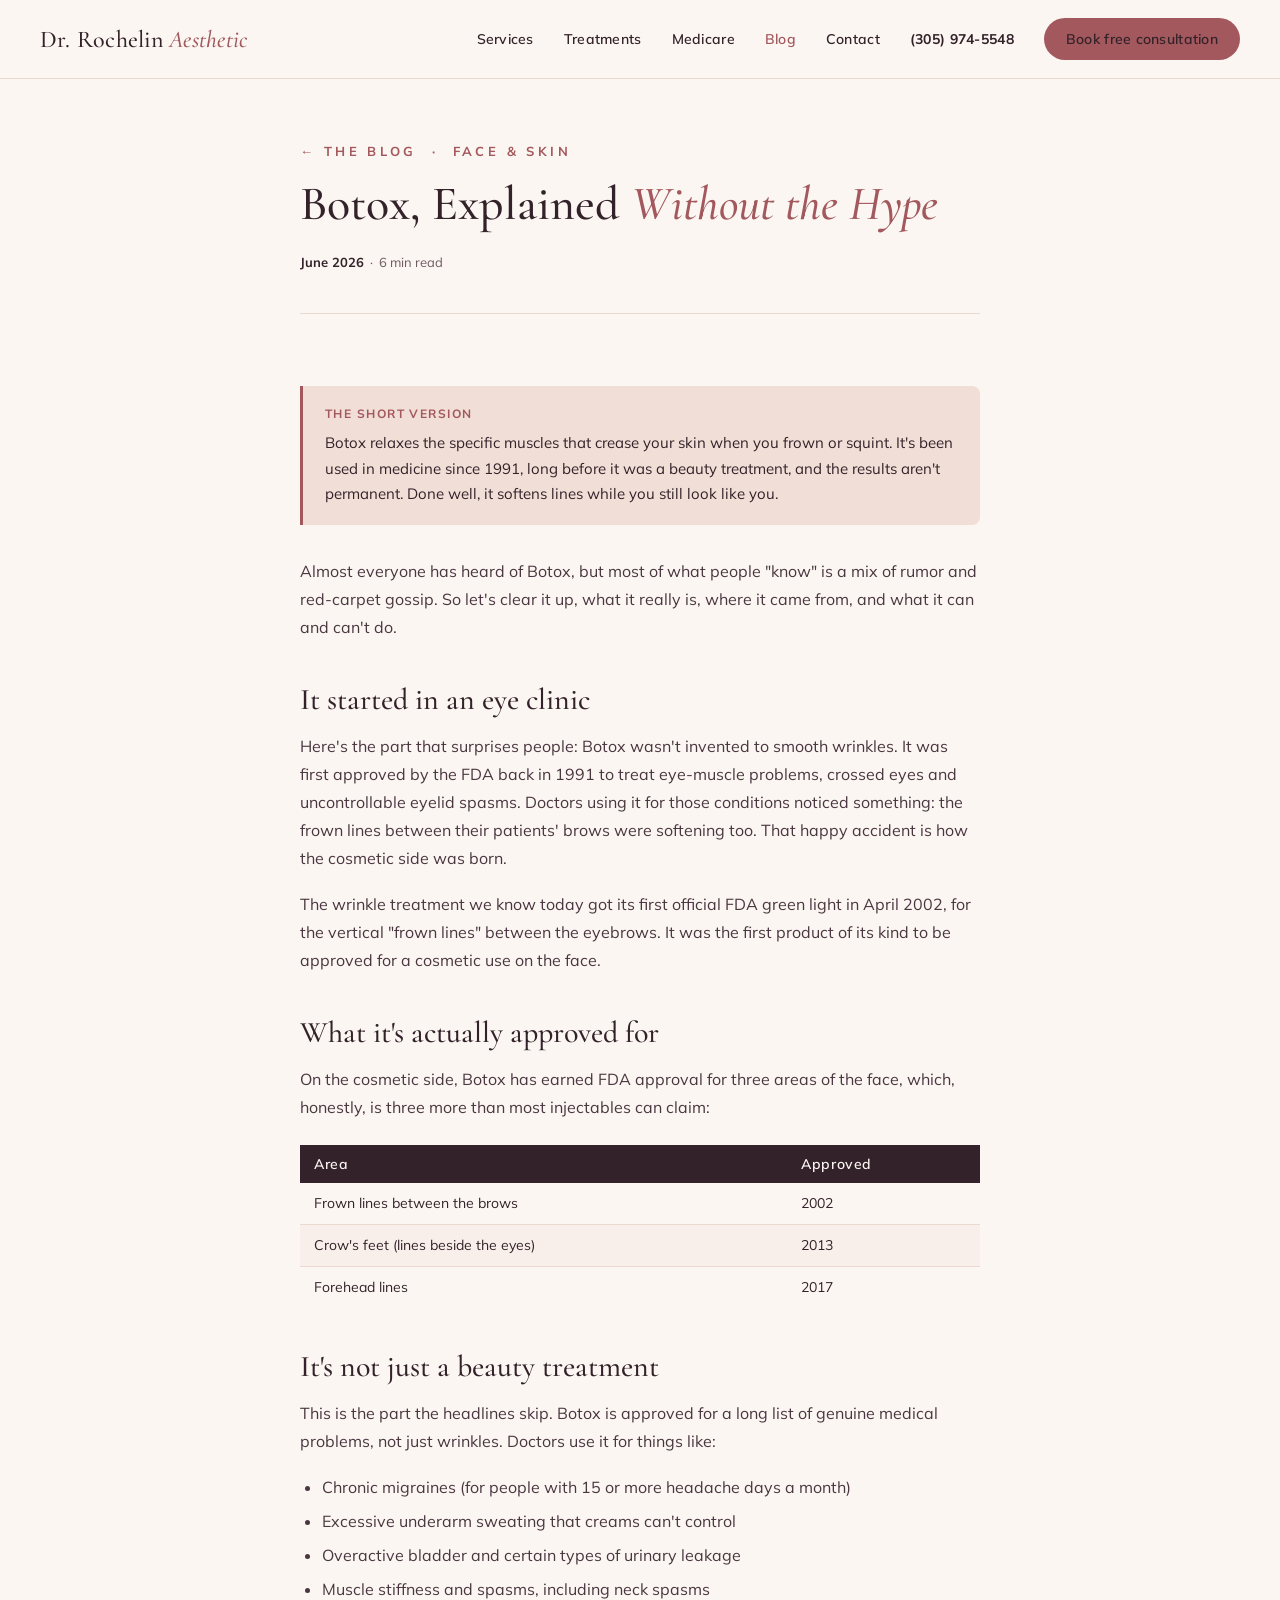
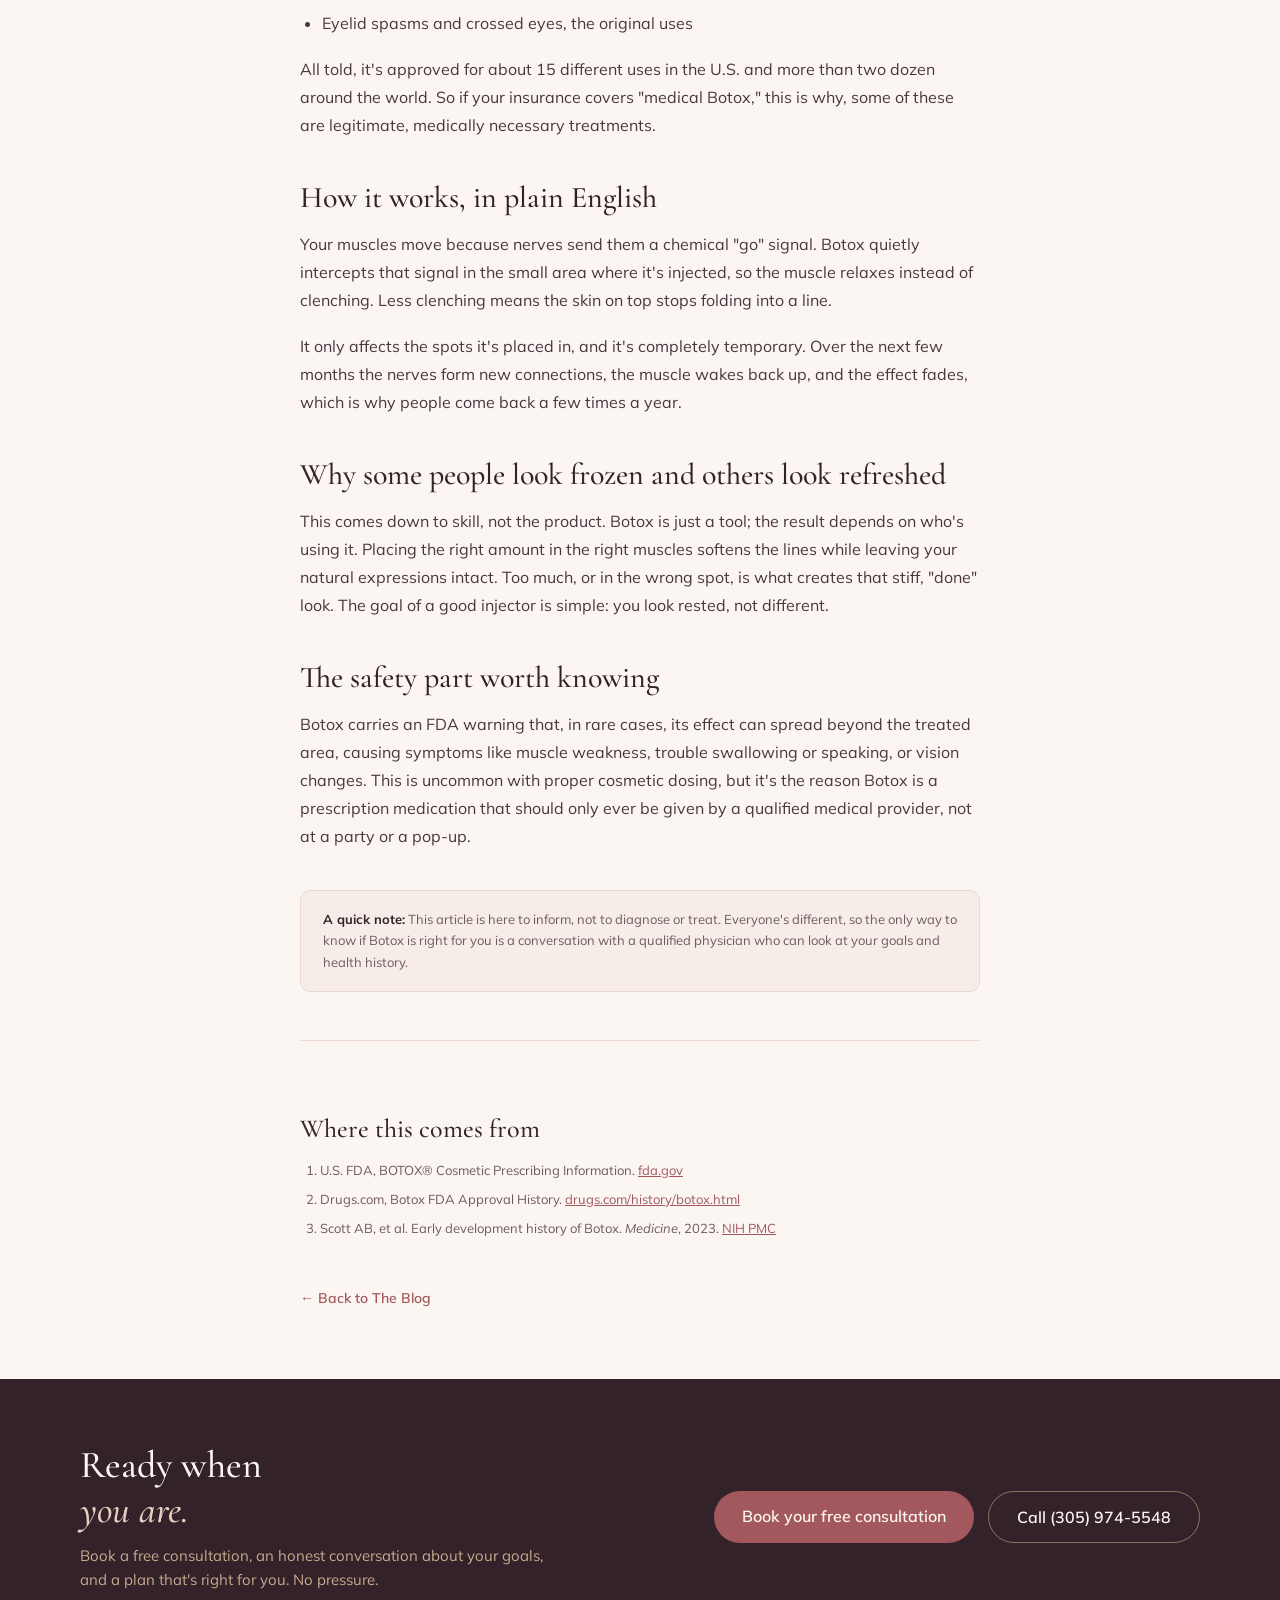
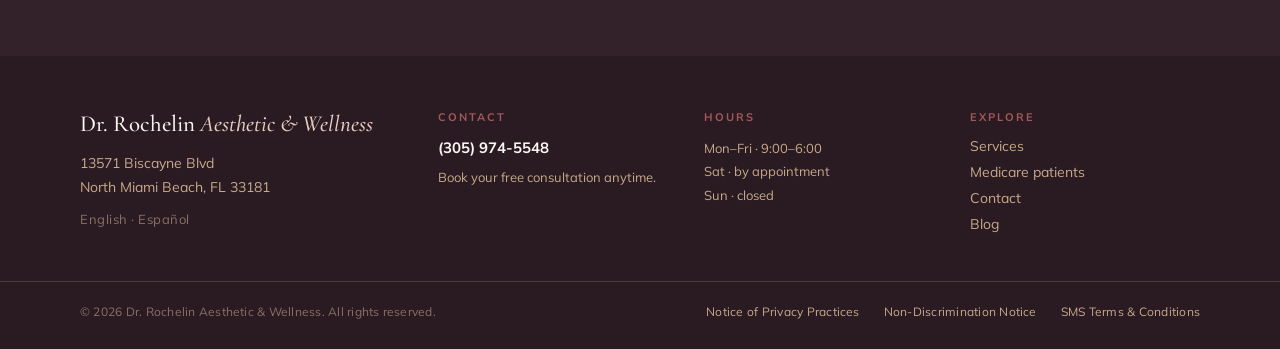
<file: blog-botox.html>
<!DOCTYPE html>
<html lang="en">
<head>
  <meta charset="UTF-8" />
  <meta name="viewport" content="width=device-width, initial-scale=1.0" />
  <title>Botox, Explained Without the Hype, Dr. Rochelin Aesthetic</title>
  <meta name="description" content="A clear, plain-English look at what Botox actually does, what it's approved for, how it works, and what to know before you try it." />
  <link rel="preconnect" href="https://fonts.googleapis.com" />
  <link rel="preconnect" href="https://fonts.gstatic.com" crossorigin />
  <link href="https://fonts.googleapis.com/css2?family=Cormorant+Garamond:ital,wght@0,400;0,500;0,600;1,400;1,500&family=Mulish:wght@400;500;600;700&display=swap" rel="stylesheet" />
  <link rel="stylesheet" href="blog.css" />
</head>
<body>

  <nav>
    <div class="section nav-inner">
      <a href="index.html" class="nav-logo">Dr. Rochelin <span>Aesthetic</span></a>
      <div class="navlinks">
        <a href="index.html">Services</a>
        <a href="index.html">Treatments</a>
        <a href="index.html">Medicare</a>
        <a href="blog.html" class="active">Blog</a>
        <a href="index.html">Contact</a>
        <a href="tel:+13059745548" class="nav-phone">(305) 974-5548</a>
        <a href="index.html" class="btn-primary">Book free consultation</a>
      </div>
      <div class="menubtn"><span></span><span></span><span></span></div>
    </div>
  </nav>

  <main>
    <div class="article-wrap">

      <header class="article-header">
        <div class="article-cat"><a href="blog.html">← The Blog</a> &nbsp;·&nbsp; Face &amp; Skin</div>
        <h1>Botox, Explained <em>Without the Hype</em></h1>
        <div class="article-meta"><strong>June 2026</strong> &nbsp;·&nbsp; 6 min read</div>
      </header>

      <article class="article-body">

        <div class="quick-take">
          <strong>The short version</strong>
          Botox relaxes the specific muscles that crease your skin when you frown or squint. It's been used in medicine since 1991, long before it was a beauty treatment, and the results aren't permanent. Done well, it softens lines while you still look like you.
        </div>

        <p>Almost everyone has heard of Botox, but most of what people "know" is a mix of rumor and red-carpet gossip. So let's clear it up, what it really is, where it came from, and what it can and can't do.</p>

        <h2>It started in an eye clinic</h2>
        <p>Here's the part that surprises people: Botox wasn't invented to smooth wrinkles. It was first approved by the FDA back in 1991 to treat eye-muscle problems, crossed eyes and uncontrollable eyelid spasms. Doctors using it for those conditions noticed something: the frown lines between their patients' brows were softening too. That happy accident is how the cosmetic side was born.</p>
        <p>The wrinkle treatment we know today got its first official FDA green light in April 2002, for the vertical "frown lines" between the eyebrows. It was the first product of its kind to be approved for a cosmetic use on the face.</p>

        <h2>What it's actually approved for</h2>
        <p>On the cosmetic side, Botox has earned FDA approval for three areas of the face, which, honestly, is three more than most injectables can claim:</p>
        <table class="fact-table">
          <thead><tr><th>Area</th><th>Approved</th></tr></thead>
          <tbody>
            <tr><td>Frown lines between the brows</td><td>2002</td></tr>
            <tr><td>Crow's feet (lines beside the eyes)</td><td>2013</td></tr>
            <tr><td>Forehead lines</td><td>2017</td></tr>
          </tbody>
        </table>

        <h2>It's not just a beauty treatment</h2>
        <p>This is the part the headlines skip. Botox is approved for a long list of genuine medical problems, not just wrinkles. Doctors use it for things like:</p>
        <ul>
          <li>Chronic migraines (for people with 15 or more headache days a month)</li>
          <li>Excessive underarm sweating that creams can't control</li>
          <li>Overactive bladder and certain types of urinary leakage</li>
          <li>Muscle stiffness and spasms, including neck spasms</li>
          <li>Eyelid spasms and crossed eyes, the original uses</li>
        </ul>
        <p>All told, it's approved for about 15 different uses in the U.S. and more than two dozen around the world. So if your insurance covers "medical Botox," this is why, some of these are legitimate, medically necessary treatments.</p>

        <h2>How it works, in plain English</h2>
        <p>Your muscles move because nerves send them a chemical "go" signal. Botox quietly intercepts that signal in the small area where it's injected, so the muscle relaxes instead of clenching. Less clenching means the skin on top stops folding into a line.</p>
        <p>It only affects the spots it's placed in, and it's completely temporary. Over the next few months the nerves form new connections, the muscle wakes back up, and the effect fades, which is why people come back a few times a year.</p>

        <h2>Why some people look frozen and others look refreshed</h2>
        <p>This comes down to skill, not the product. Botox is just a tool; the result depends on who's using it. Placing the right amount in the right muscles softens the lines while leaving your natural expressions intact. Too much, or in the wrong spot, is what creates that stiff, "done" look. The goal of a good injector is simple: you look rested, not different.</p>

        <h2>The safety part worth knowing</h2>
        <p>Botox carries an FDA warning that, in rare cases, its effect can spread beyond the treated area, causing symptoms like muscle weakness, trouble swallowing or speaking, or vision changes. This is uncommon with proper cosmetic dosing, but it's the reason Botox is a prescription medication that should only ever be given by a qualified medical provider, not at a party or a pop-up.</p>

        <div class="disclaimer">
          <strong>A quick note:</strong> This article is here to inform, not to diagnose or treat. Everyone's different, so the only way to know if Botox is right for you is a conversation with a qualified physician who can look at your goals and health history.
        </div>

        <div class="references">
          <h2>Where this comes from</h2>
          <ol>
            <li>U.S. FDA, BOTOX® Cosmetic Prescribing Information. <a href="https://www.fda.gov/media/77359/download" target="_blank" rel="noopener">fda.gov</a></li>
            <li>Drugs.com, Botox FDA Approval History. <a href="https://www.drugs.com/history/botox.html" target="_blank" rel="noopener">drugs.com/history/botox.html</a></li>
            <li>Scott AB, et al. Early development history of Botox. <em>Medicine</em>, 2023. <a href="https://pmc.ncbi.nlm.nih.gov/articles/PMC10374179/" target="_blank" rel="noopener">NIH PMC</a></li>
          </ol>
        </div>

        <a href="blog.html" class="back-link">← Back to The Blog</a>

      </article>
    </div>

    <section class="cta-strip">
      <div class="section cta-strip-inner">
        <div>
          <h2>Ready when<br><em>you are.</em></h2>
          <p>Book a free consultation, an honest conversation about your goals,<br>and a plan that's right for you. No pressure.</p>
        </div>
        <div class="cta-btns">
          <a href="index.html" class="btn-primary-lg">Book your free consultation</a>
          <a href="tel:+13059745548" class="btn-outline">Call (305) 974-5548</a>
        </div>
      </div>
    </section>
  </main>

  <footer>
    <div class="section footer-grid">
      <div>
        <div class="footer-logo">Dr. Rochelin <span>Aesthetic &amp; Wellness</span></div>
        <div class="footer-address">13571 Biscayne Blvd<br>North Miami Beach, FL 33181</div>
        <div class="footer-lang">English · Español</div>
      </div>
      <div class="footer-col">
        <div class="footer-col-label">Contact</div>
        <a href="tel:+13059745548">(305) 974-5548</a>
        <p>Book your free consultation anytime.</p>
      </div>
      <div class="footer-col">
        <div class="footer-col-label">Hours</div>
        <div class="footer-hours">Mon–Fri · 9:00–6:00<br>Sat · by appointment<br>Sun · closed</div>
      </div>
      <div class="footer-col">
        <div class="footer-col-label">Explore</div>
        <div class="footer-col-links">
          <a href="index.html">Services</a>
          <a href="index.html">Medicare patients</a>
          <a href="index.html">Contact</a>
          <a href="blog.html">Blog</a>
        </div>
      </div>
    </div>
    <div class="footer-legal">
      <div class="section footer-legal-inner">
        <div class="footer-legal-copy">&copy; 2026 Dr. Rochelin Aesthetic &amp; Wellness. All rights reserved.</div>
        <div class="footer-legal-links">
          <a href="privacy-practices.html">Notice of Privacy Practices</a>
          <a href="non-discrimination.html">Non-Discrimination Notice</a>
          <a href="sms-terms.html">SMS Terms &amp; Conditions</a>
        </div>
      </div>
    </div>
  </footer>

  <div class="mobilebar">
    <a href="index.html" class="mb-primary">Book free consult</a>
    <a href="tel:+13059745548" class="mb-outline">Call us</a>
  </div>

</body>
</html>
</file>
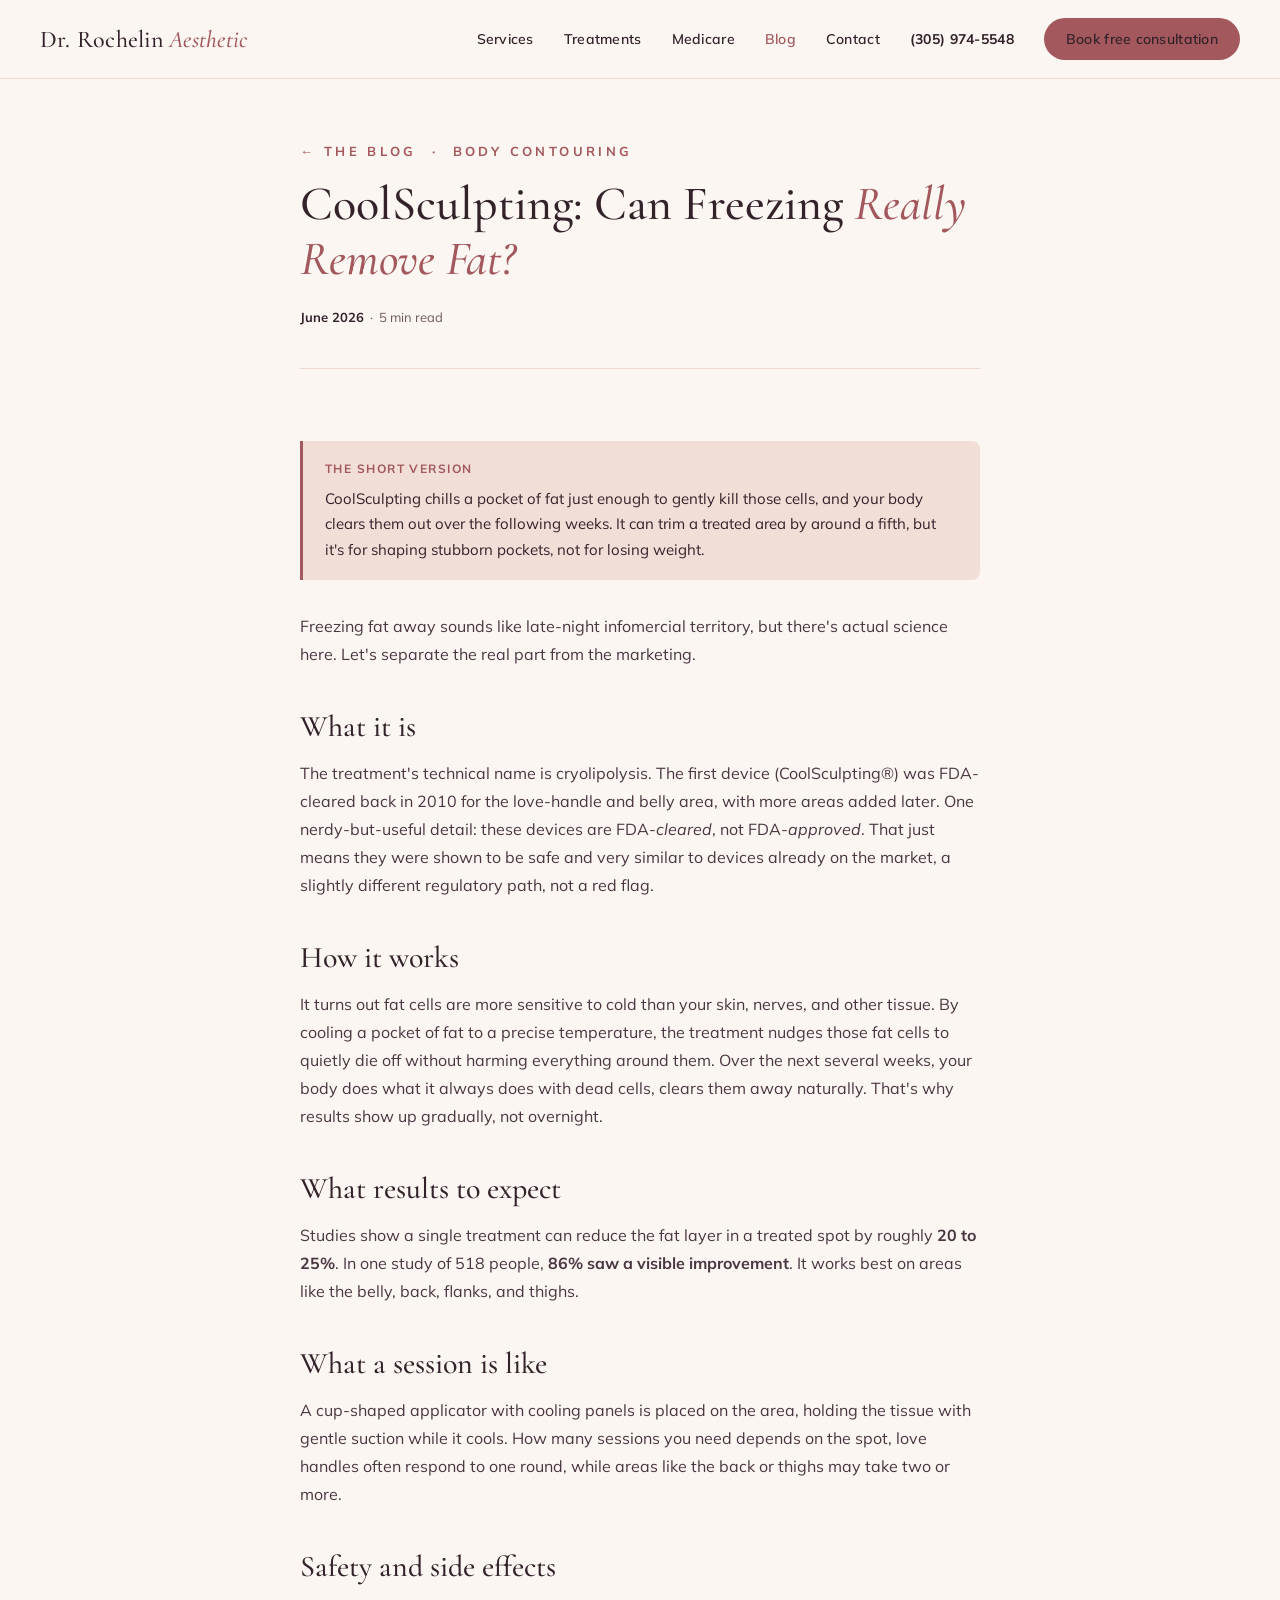
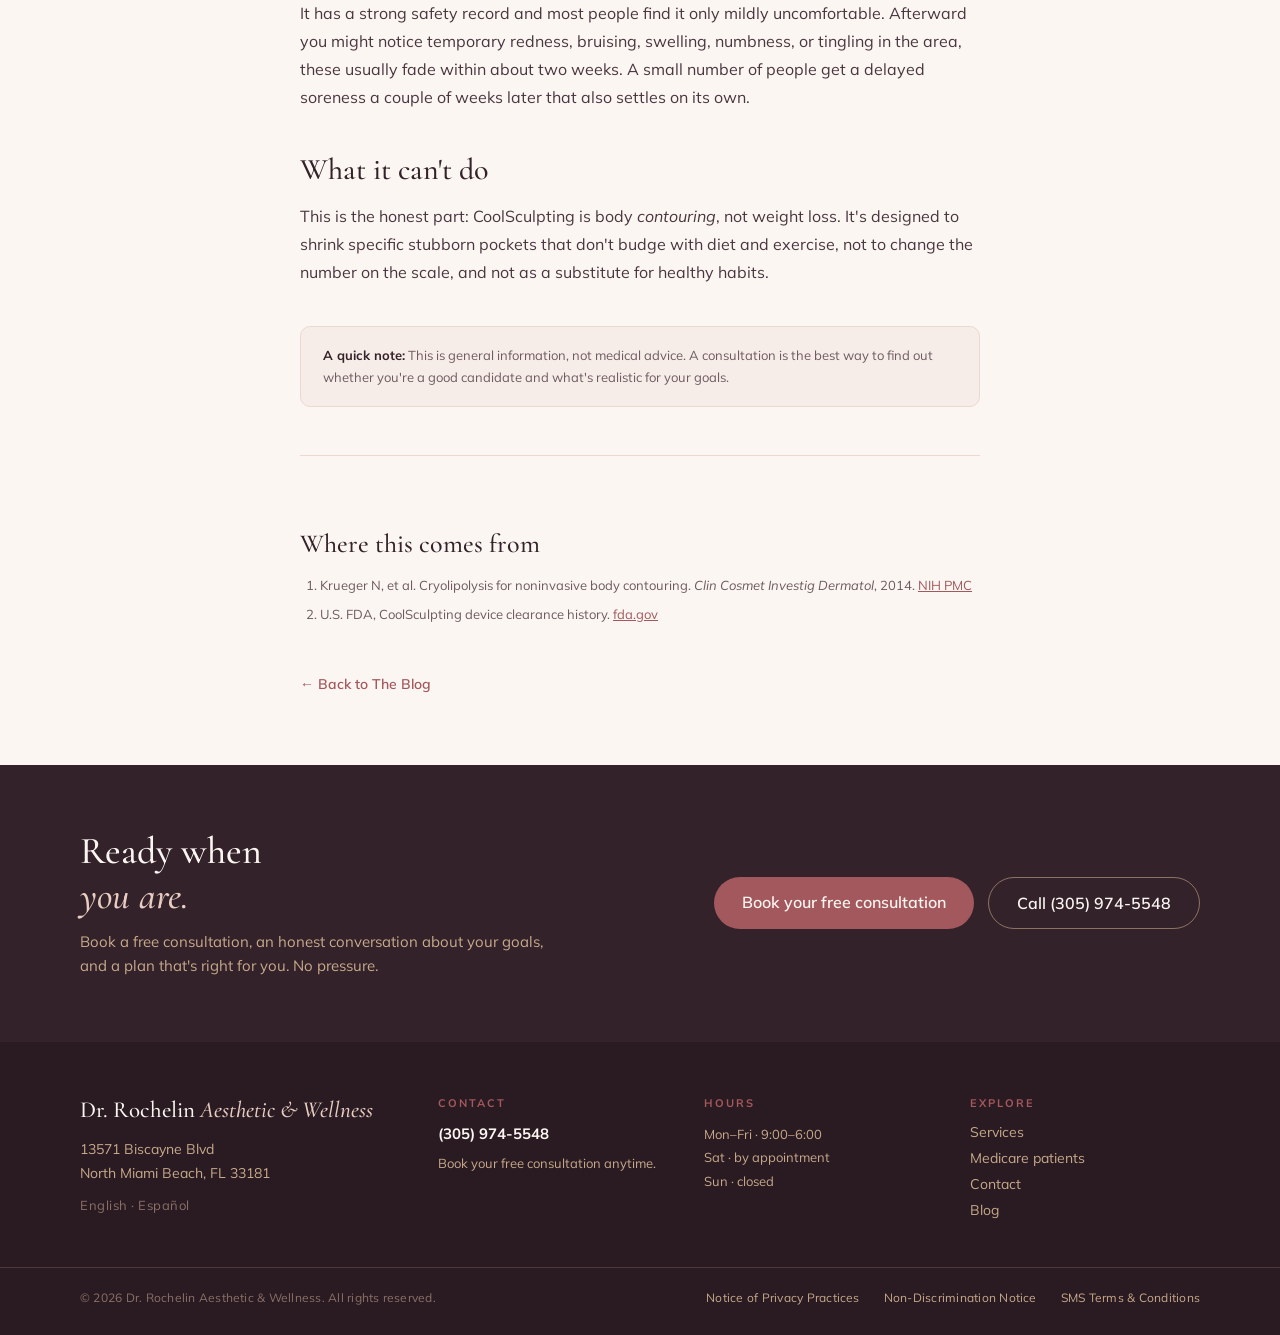
<file: blog-cryolipolysis.html>
<!DOCTYPE html>
<html lang="en">
<head>
  <meta charset="UTF-8" />
  <meta name="viewport" content="width=device-width, initial-scale=1.0" />
  <title>CoolSculpting: Can Freezing Really Remove Fat?, Dr. Rochelin Aesthetic</title>
  <meta name="description" content="A plain-English look at CoolSculpting (cryolipolysis), how controlled cooling reduces fat, how much it removes, and what it cannot do." />
  <link rel="preconnect" href="https://fonts.googleapis.com" />
  <link rel="preconnect" href="https://fonts.gstatic.com" crossorigin />
  <link href="https://fonts.googleapis.com/css2?family=Cormorant+Garamond:ital,wght@0,400;0,500;0,600;1,400;1,500&family=Mulish:wght@400;500;600;700&display=swap" rel="stylesheet" />
  <link rel="stylesheet" href="blog.css" />
</head>
<body>
  <nav>
    <div class="section nav-inner">
      <a href="index.html" class="nav-logo">Dr. Rochelin <span>Aesthetic</span></a>
      <div class="navlinks">
        <a href="index.html">Services</a>
        <a href="index.html">Treatments</a>
        <a href="index.html">Medicare</a>
        <a href="blog.html" class="active">Blog</a>
        <a href="index.html">Contact</a>
        <a href="tel:+13059745548" class="nav-phone">(305) 974-5548</a>
        <a href="index.html" class="btn-primary">Book free consultation</a>
      </div>
      <div class="menubtn"><span></span><span></span><span></span></div>
    </div>
  </nav>
  <main>
    <div class="article-wrap">
      <header class="article-header">
        <div class="article-cat"><a href="blog.html">← The Blog</a> &nbsp;·&nbsp; Body Contouring</div>
        <h1>CoolSculpting: Can Freezing <em>Really Remove Fat?</em></h1>
        <div class="article-meta"><strong>June 2026</strong> &nbsp;·&nbsp; 5 min read</div>
      </header>
      <article class="article-body">

        <div class="quick-take">
          <strong>The short version</strong>
          CoolSculpting chills a pocket of fat just enough to gently kill those cells, and your body clears them out over the following weeks. It can trim a treated area by around a fifth, but it's for shaping stubborn pockets, not for losing weight.
        </div>
        <p>Freezing fat away sounds like late-night infomercial territory, but there's actual science here. Let's separate the real part from the marketing.</p>
        <h2>What it is</h2>
        <p>The treatment's technical name is cryolipolysis. The first device (CoolSculpting®) was FDA-cleared back in 2010 for the love-handle and belly area, with more areas added later. One nerdy-but-useful detail: these devices are FDA-<em>cleared</em>, not FDA-<em>approved</em>. That just means they were shown to be safe and very similar to devices already on the market, a slightly different regulatory path, not a red flag.</p>
        <h2>How it works</h2>
        <p>It turns out fat cells are more sensitive to cold than your skin, nerves, and other tissue. By cooling a pocket of fat to a precise temperature, the treatment nudges those fat cells to quietly die off without harming everything around them. Over the next several weeks, your body does what it always does with dead cells, clears them away naturally. That's why results show up gradually, not overnight.</p>
        <h2>What results to expect</h2>
        <p>Studies show a single treatment can reduce the fat layer in a treated spot by roughly <strong>20 to 25%</strong>. In one study of 518 people, <strong>86% saw a visible improvement</strong>. It works best on areas like the belly, back, flanks, and thighs.</p>
        <h2>What a session is like</h2>
        <p>A cup-shaped applicator with cooling panels is placed on the area, holding the tissue with gentle suction while it cools. How many sessions you need depends on the spot, love handles often respond to one round, while areas like the back or thighs may take two or more.</p>
        <h2>Safety and side effects</h2>
        <p>It has a strong safety record and most people find it only mildly uncomfortable. Afterward you might notice temporary redness, bruising, swelling, numbness, or tingling in the area, these usually fade within about two weeks. A small number of people get a delayed soreness a couple of weeks later that also settles on its own.</p>
        <h2>What it can't do</h2>
        <p>This is the honest part: CoolSculpting is body <em>contouring</em>, not weight loss. It's designed to shrink specific stubborn pockets that don't budge with diet and exercise, not to change the number on the scale, and not as a substitute for healthy habits.</p>
        <div class="disclaimer">
          <strong>A quick note:</strong> This is general information, not medical advice. A consultation is the best way to find out whether you're a good candidate and what's realistic for your goals.
        </div>
        <div class="references">
          <h2>Where this comes from</h2>
          <ol>
            <li>Krueger N, et al. Cryolipolysis for noninvasive body contouring. <em>Clin Cosmet Investig Dermatol</em>, 2014. <a href="https://pmc.ncbi.nlm.nih.gov/articles/PMC4079633/" target="_blank" rel="noopener">NIH PMC</a></li>
            <li>U.S. FDA, CoolSculpting device clearance history. <a href="https://www.fda.gov" target="_blank" rel="noopener">fda.gov</a></li>
          </ol>
        </div>
        <a href="blog.html" class="back-link">← Back to The Blog</a>
      </article>
    </div>
    <section class="cta-strip">
      <div class="section cta-strip-inner">
        <div>
          <h2>Ready when<br><em>you are.</em></h2>
          <p>Book a free consultation, an honest conversation about your goals,<br>and a plan that's right for you. No pressure.</p>
        </div>
        <div class="cta-btns">
          <a href="index.html" class="btn-primary-lg">Book your free consultation</a>
          <a href="tel:+13059745548" class="btn-outline">Call (305) 974-5548</a>
        </div>
      </div>
    </section>
  </main>
  <footer>
    <div class="section footer-grid">
      <div>
        <div class="footer-logo">Dr. Rochelin <span>Aesthetic &amp; Wellness</span></div>
        <div class="footer-address">13571 Biscayne Blvd<br>North Miami Beach, FL 33181</div>
        <div class="footer-lang">English · Español</div>
      </div>
      <div class="footer-col">
        <div class="footer-col-label">Contact</div>
        <a href="tel:+13059745548">(305) 974-5548</a>
        <p>Book your free consultation anytime.</p>
      </div>
      <div class="footer-col">
        <div class="footer-col-label">Hours</div>
        <div class="footer-hours">Mon–Fri · 9:00–6:00<br>Sat · by appointment<br>Sun · closed</div>
      </div>
      <div class="footer-col">
        <div class="footer-col-label">Explore</div>
        <div class="footer-col-links">
          <a href="index.html">Services</a>
          <a href="index.html">Medicare patients</a>
          <a href="index.html">Contact</a>
          <a href="blog.html">Blog</a>
        </div>
      </div>
    </div>
    <div class="footer-legal">
      <div class="section footer-legal-inner">
        <div class="footer-legal-copy">&copy; 2026 Dr. Rochelin Aesthetic &amp; Wellness. All rights reserved.</div>
        <div class="footer-legal-links">
          <a href="privacy-practices.html">Notice of Privacy Practices</a>
          <a href="non-discrimination.html">Non-Discrimination Notice</a>
          <a href="sms-terms.html">SMS Terms &amp; Conditions</a>
        </div>
      </div>
    </div>
  </footer>
  <div class="mobilebar">
    <a href="index.html" class="mb-primary">Book free consult</a>
    <a href="tel:+13059745548" class="mb-outline">Call us</a>
  </div>
</body>
</html>
</file>
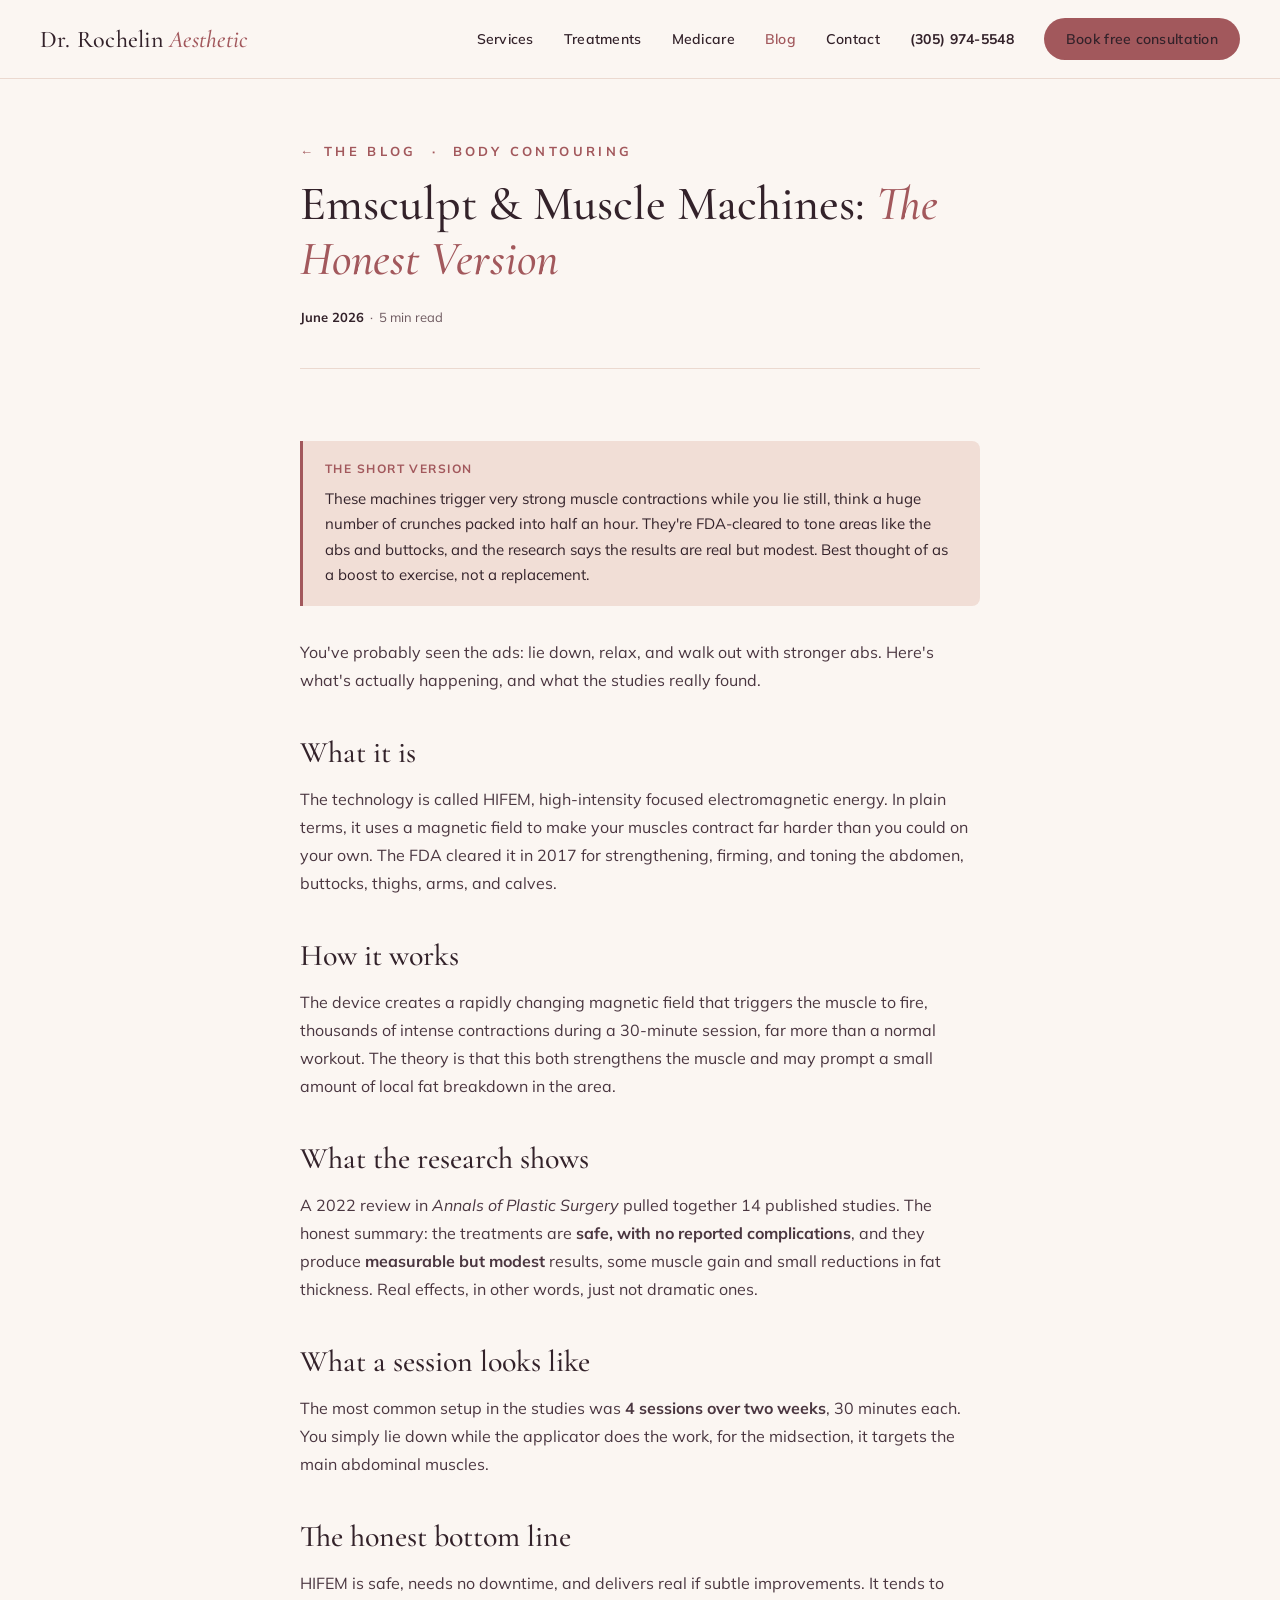
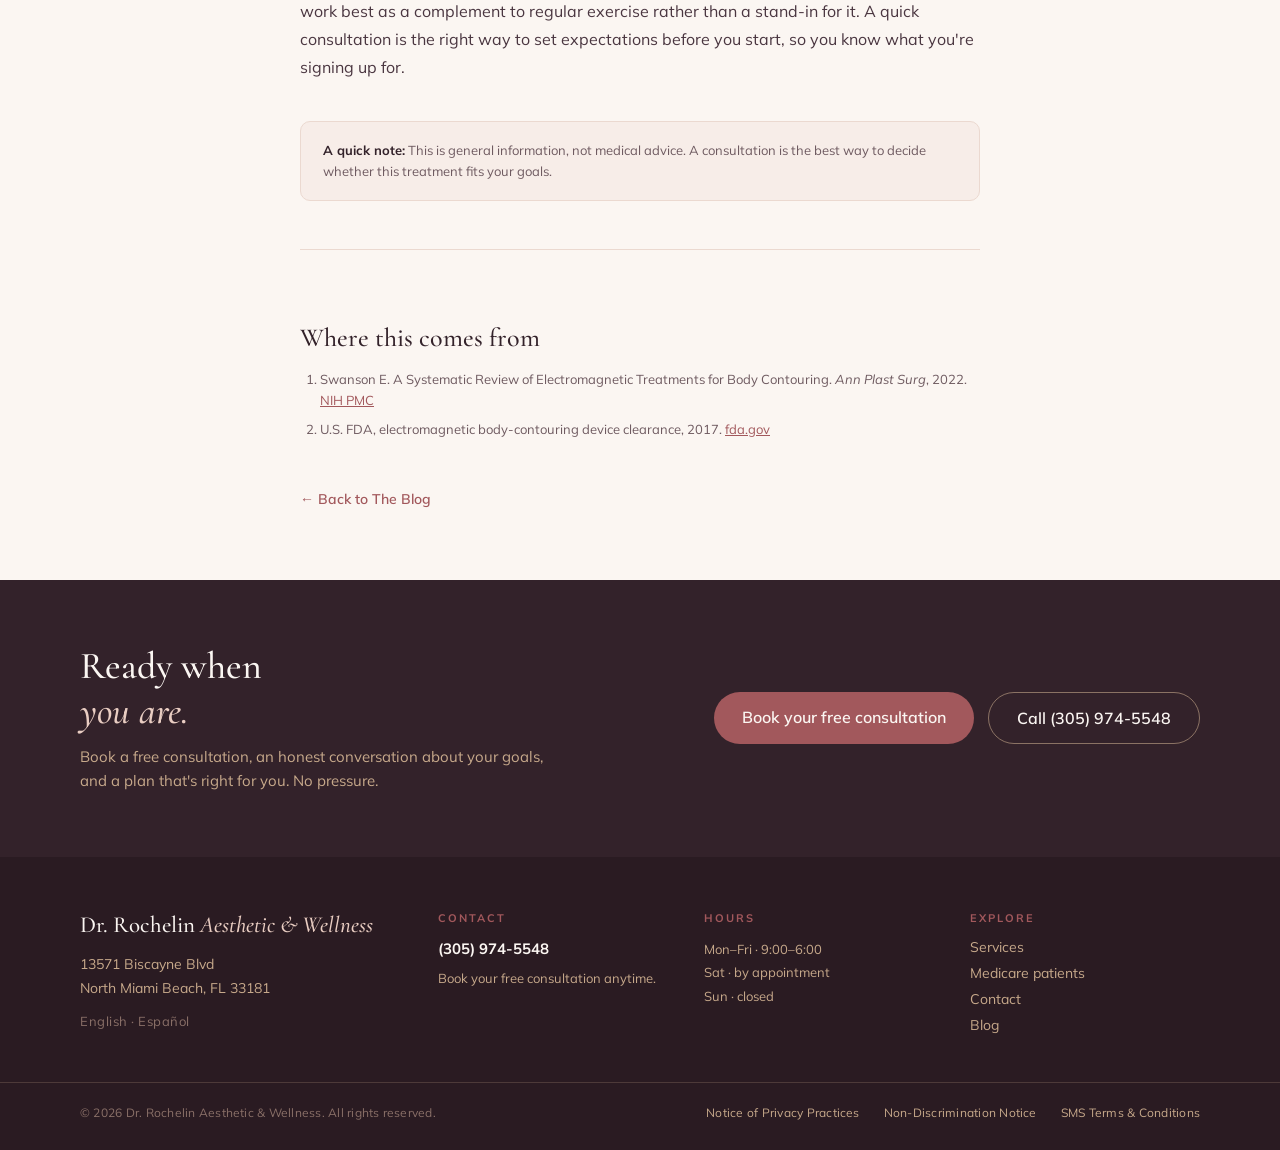
<file: blog-hifem.html>
<!DOCTYPE html>
<html lang="en">
<head>
  <meta charset="UTF-8" />
  <meta name="viewport" content="width=device-width, initial-scale=1.0" />
  <title>Emsculpt & Muscle-Building Machines: The Honest Version, Dr. Rochelin Aesthetic</title>
  <meta name="description" content="A plain-English look at HIFEM body contouring (Emsculpt), what it does, what the research shows, and what to realistically expect." />
  <link rel="preconnect" href="https://fonts.googleapis.com" />
  <link rel="preconnect" href="https://fonts.gstatic.com" crossorigin />
  <link href="https://fonts.googleapis.com/css2?family=Cormorant+Garamond:ital,wght@0,400;0,500;0,600;1,400;1,500&family=Mulish:wght@400;500;600;700&display=swap" rel="stylesheet" />
  <link rel="stylesheet" href="blog.css" />
</head>
<body>
  <nav>
    <div class="section nav-inner">
      <a href="index.html" class="nav-logo">Dr. Rochelin <span>Aesthetic</span></a>
      <div class="navlinks">
        <a href="index.html">Services</a>
        <a href="index.html">Treatments</a>
        <a href="index.html">Medicare</a>
        <a href="blog.html" class="active">Blog</a>
        <a href="index.html">Contact</a>
        <a href="tel:+13059745548" class="nav-phone">(305) 974-5548</a>
        <a href="index.html" class="btn-primary">Book free consultation</a>
      </div>
      <div class="menubtn"><span></span><span></span><span></span></div>
    </div>
  </nav>
  <main>
    <div class="article-wrap">
      <header class="article-header">
        <div class="article-cat"><a href="blog.html">← The Blog</a> &nbsp;·&nbsp; Body Contouring</div>
        <h1>Emsculpt &amp; Muscle Machines: <em>The Honest Version</em></h1>
        <div class="article-meta"><strong>June 2026</strong> &nbsp;·&nbsp; 5 min read</div>
      </header>
      <article class="article-body">

        <div class="quick-take">
          <strong>The short version</strong>
          These machines trigger very strong muscle contractions while you lie still, think a huge number of crunches packed into half an hour. They're FDA-cleared to tone areas like the abs and buttocks, and the research says the results are real but modest. Best thought of as a boost to exercise, not a replacement.
        </div>
        <p>You've probably seen the ads: lie down, relax, and walk out with stronger abs. Here's what's actually happening, and what the studies really found.</p>
        <h2>What it is</h2>
        <p>The technology is called HIFEM, high-intensity focused electromagnetic energy. In plain terms, it uses a magnetic field to make your muscles contract far harder than you could on your own. The FDA cleared it in 2017 for strengthening, firming, and toning the abdomen, buttocks, thighs, arms, and calves.</p>
        <h2>How it works</h2>
        <p>The device creates a rapidly changing magnetic field that triggers the muscle to fire, thousands of intense contractions during a 30-minute session, far more than a normal workout. The theory is that this both strengthens the muscle and may prompt a small amount of local fat breakdown in the area.</p>
        <h2>What the research shows</h2>
        <p>A 2022 review in <em>Annals of Plastic Surgery</em> pulled together 14 published studies. The honest summary: the treatments are <strong>safe, with no reported complications</strong>, and they produce <strong>measurable but modest</strong> results, some muscle gain and small reductions in fat thickness. Real effects, in other words, just not dramatic ones.</p>
        <h2>What a session looks like</h2>
        <p>The most common setup in the studies was <strong>4 sessions over two weeks</strong>, 30 minutes each. You simply lie down while the applicator does the work, for the midsection, it targets the main abdominal muscles.</p>
        <h2>The honest bottom line</h2>
        <p>HIFEM is safe, needs no downtime, and delivers real if subtle improvements. It tends to work best as a complement to regular exercise rather than a stand-in for it. A quick consultation is the right way to set expectations before you start, so you know what you're signing up for.</p>
        <div class="disclaimer">
          <strong>A quick note:</strong> This is general information, not medical advice. A consultation is the best way to decide whether this treatment fits your goals.
        </div>
        <div class="references">
          <h2>Where this comes from</h2>
          <ol>
            <li>Swanson E. A Systematic Review of Electromagnetic Treatments for Body Contouring. <em>Ann Plast Surg</em>, 2022. <a href="https://pmc.ncbi.nlm.nih.gov/articles/PMC9869942/" target="_blank" rel="noopener">NIH PMC</a></li>
            <li>U.S. FDA, electromagnetic body-contouring device clearance, 2017. <a href="https://www.fda.gov" target="_blank" rel="noopener">fda.gov</a></li>
          </ol>
        </div>
        <a href="blog.html" class="back-link">← Back to The Blog</a>
      </article>
    </div>
    <section class="cta-strip">
      <div class="section cta-strip-inner">
        <div>
          <h2>Ready when<br><em>you are.</em></h2>
          <p>Book a free consultation, an honest conversation about your goals,<br>and a plan that's right for you. No pressure.</p>
        </div>
        <div class="cta-btns">
          <a href="index.html" class="btn-primary-lg">Book your free consultation</a>
          <a href="tel:+13059745548" class="btn-outline">Call (305) 974-5548</a>
        </div>
      </div>
    </section>
  </main>
  <footer>
    <div class="section footer-grid">
      <div>
        <div class="footer-logo">Dr. Rochelin <span>Aesthetic &amp; Wellness</span></div>
        <div class="footer-address">13571 Biscayne Blvd<br>North Miami Beach, FL 33181</div>
        <div class="footer-lang">English · Español</div>
      </div>
      <div class="footer-col">
        <div class="footer-col-label">Contact</div>
        <a href="tel:+13059745548">(305) 974-5548</a>
        <p>Book your free consultation anytime.</p>
      </div>
      <div class="footer-col">
        <div class="footer-col-label">Hours</div>
        <div class="footer-hours">Mon–Fri · 9:00–6:00<br>Sat · by appointment<br>Sun · closed</div>
      </div>
      <div class="footer-col">
        <div class="footer-col-label">Explore</div>
        <div class="footer-col-links">
          <a href="index.html">Services</a>
          <a href="index.html">Medicare patients</a>
          <a href="index.html">Contact</a>
          <a href="blog.html">Blog</a>
        </div>
      </div>
    </div>
    <div class="footer-legal">
      <div class="section footer-legal-inner">
        <div class="footer-legal-copy">&copy; 2026 Dr. Rochelin Aesthetic &amp; Wellness. All rights reserved.</div>
        <div class="footer-legal-links">
          <a href="privacy-practices.html">Notice of Privacy Practices</a>
          <a href="non-discrimination.html">Non-Discrimination Notice</a>
          <a href="sms-terms.html">SMS Terms &amp; Conditions</a>
        </div>
      </div>
    </div>
  </footer>
  <div class="mobilebar">
    <a href="index.html" class="mb-primary">Book free consult</a>
    <a href="tel:+13059745548" class="mb-outline">Call us</a>
  </div>
</body>
</html>
</file>
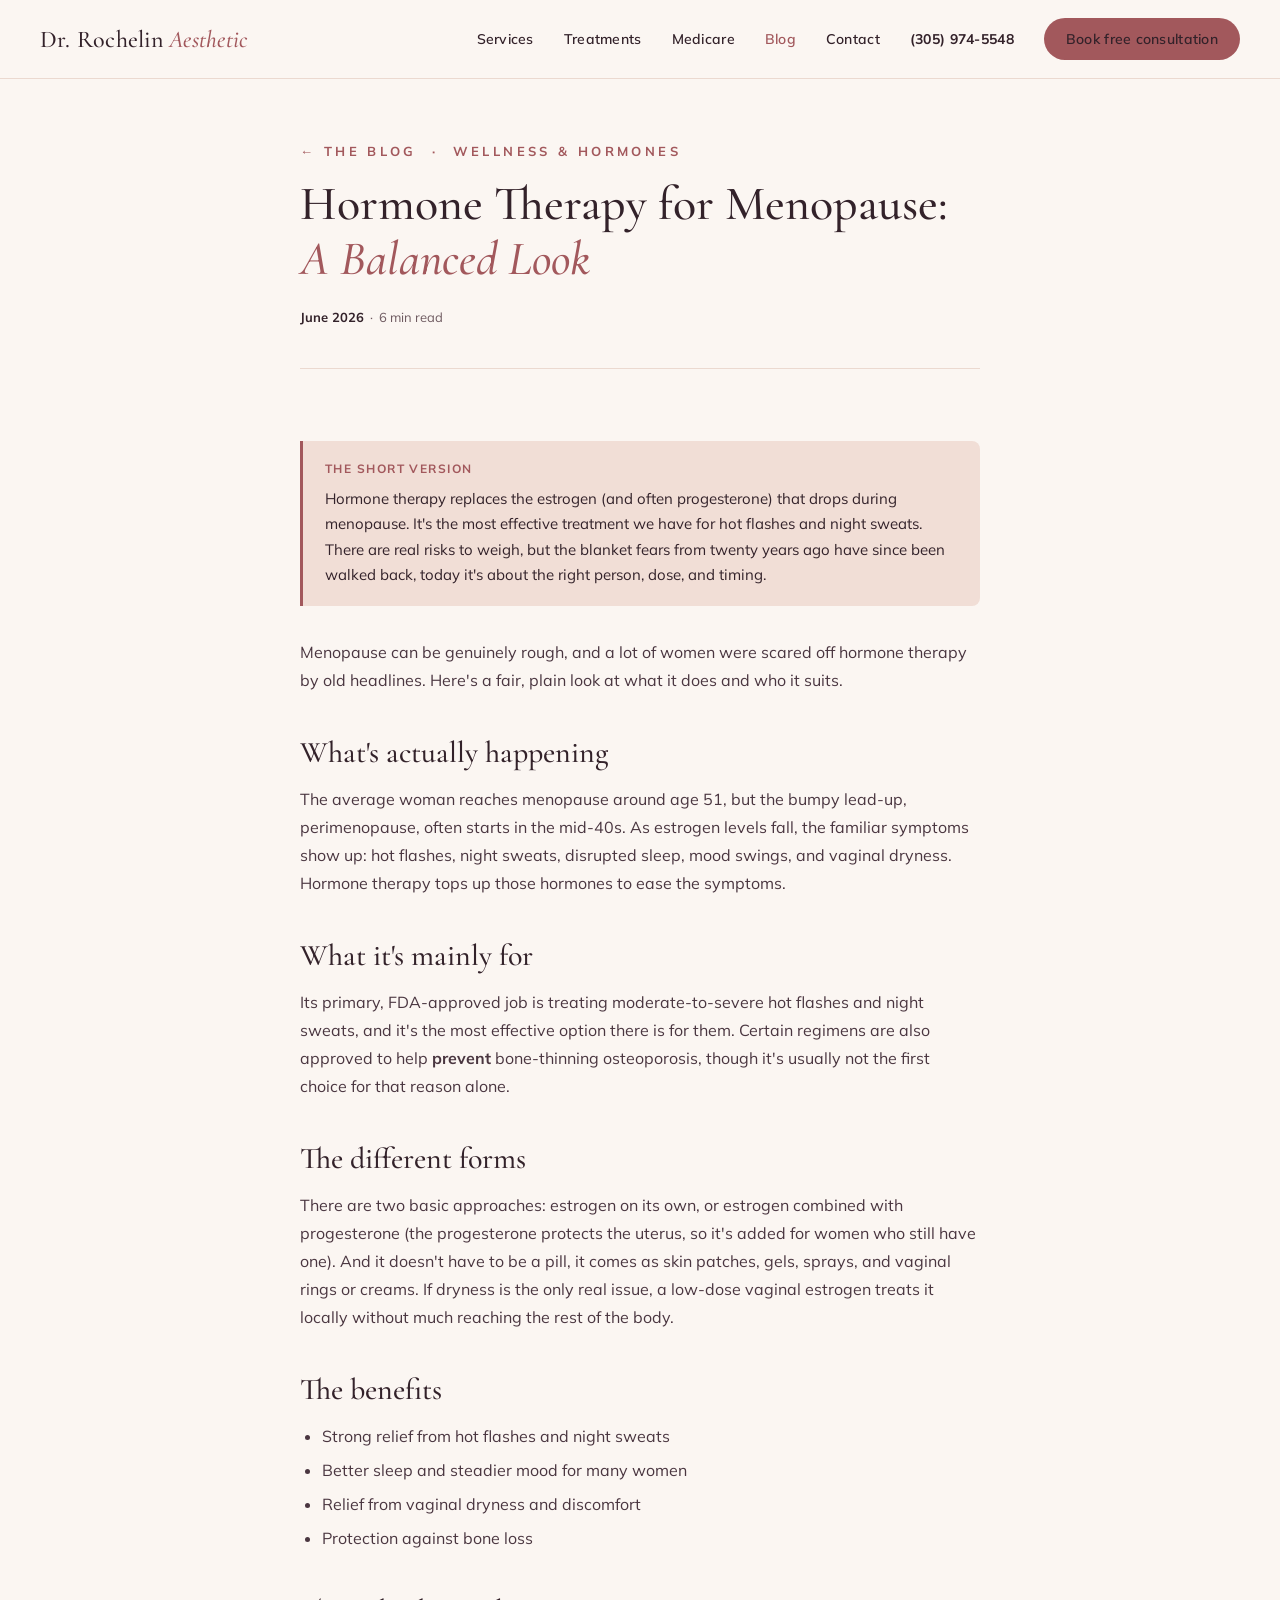
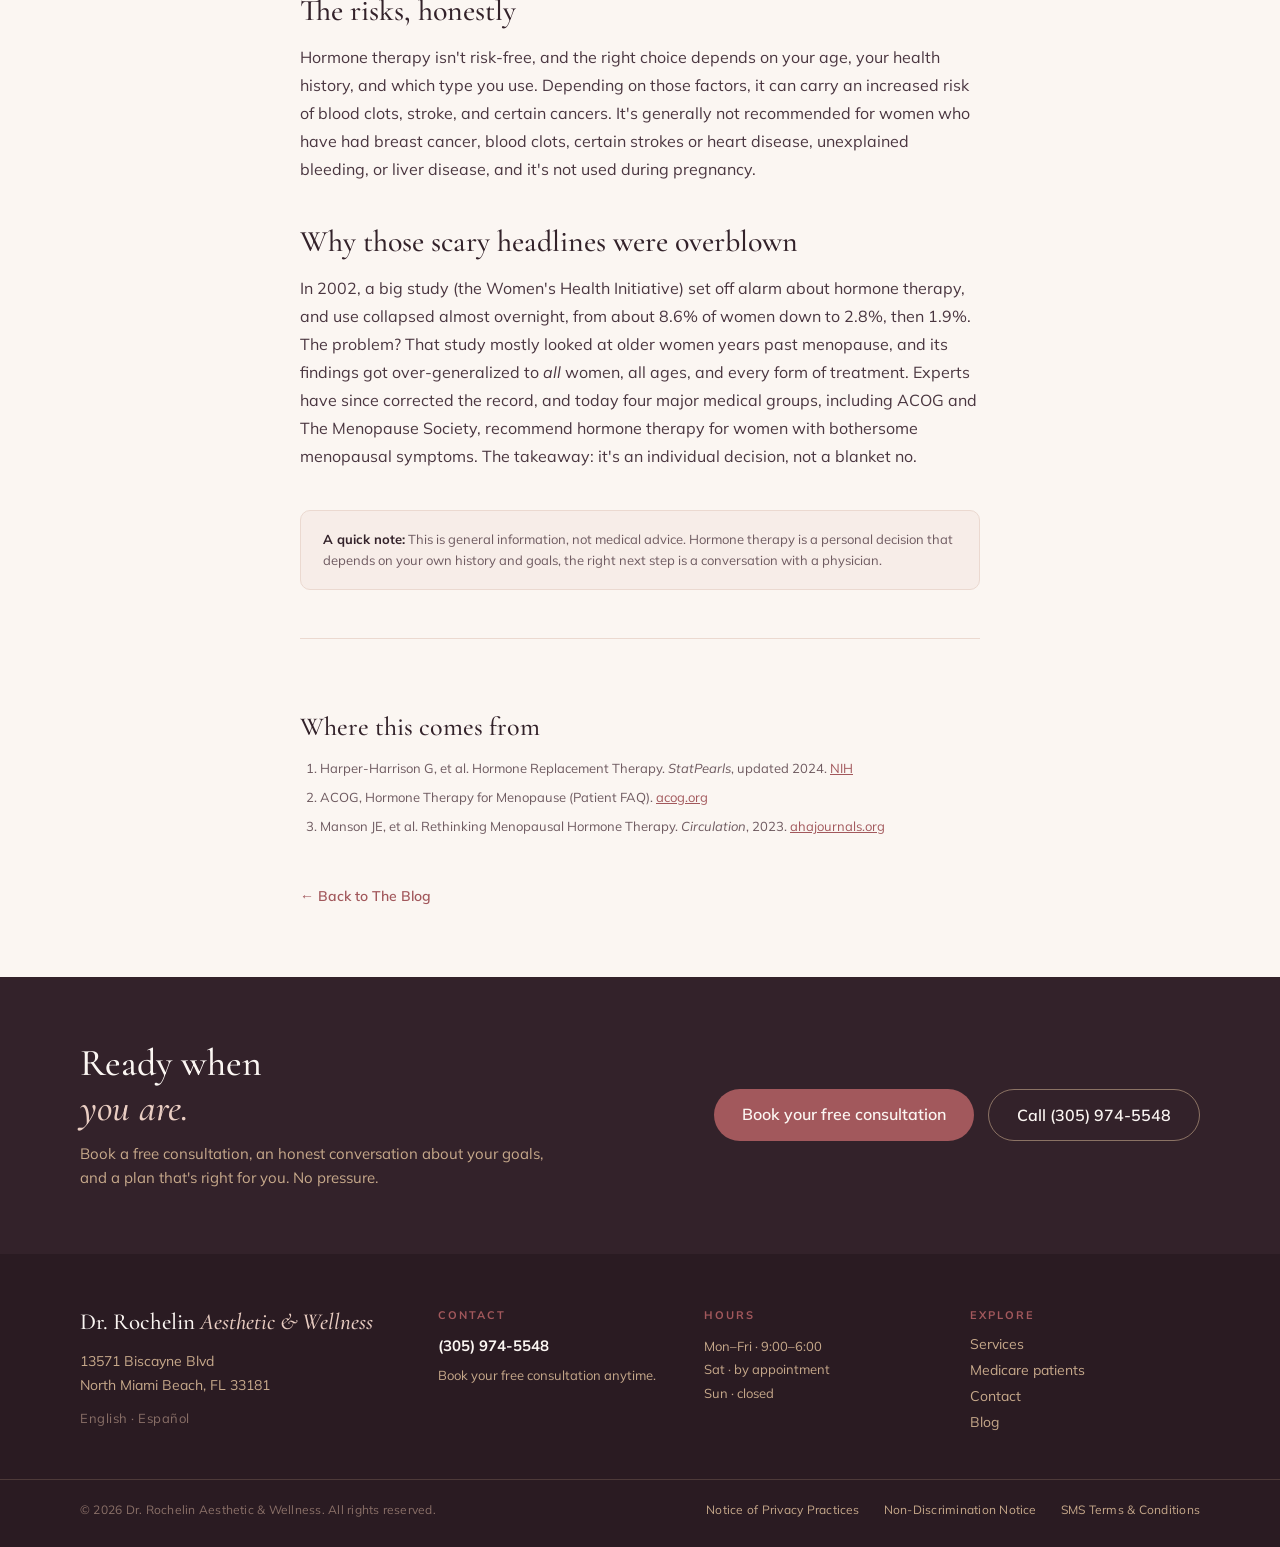
<file: blog-hrt.html>
<!DOCTYPE html>
<html lang="en">
<head>
  <meta charset="UTF-8" />
  <meta name="viewport" content="width=device-width, initial-scale=1.0" />
  <title>Hormone Therapy for Menopause: A Balanced Look, Dr. Rochelin Aesthetic</title>
  <meta name="description" content="A clear, honest guide to hormone replacement therapy for menopause, who it helps, the real risks, and why old fears were overblown." />
  <link rel="preconnect" href="https://fonts.googleapis.com" />
  <link rel="preconnect" href="https://fonts.gstatic.com" crossorigin />
  <link href="https://fonts.googleapis.com/css2?family=Cormorant+Garamond:ital,wght@0,400;0,500;0,600;1,400;1,500&family=Mulish:wght@400;500;600;700&display=swap" rel="stylesheet" />
  <link rel="stylesheet" href="blog.css" />
</head>
<body>
  <nav>
    <div class="section nav-inner">
      <a href="index.html" class="nav-logo">Dr. Rochelin <span>Aesthetic</span></a>
      <div class="navlinks">
        <a href="index.html">Services</a>
        <a href="index.html">Treatments</a>
        <a href="index.html">Medicare</a>
        <a href="blog.html" class="active">Blog</a>
        <a href="index.html">Contact</a>
        <a href="tel:+13059745548" class="nav-phone">(305) 974-5548</a>
        <a href="index.html" class="btn-primary">Book free consultation</a>
      </div>
      <div class="menubtn"><span></span><span></span><span></span></div>
    </div>
  </nav>
  <main>
    <div class="article-wrap">
      <header class="article-header">
        <div class="article-cat"><a href="blog.html">← The Blog</a> &nbsp;·&nbsp; Wellness &amp; Hormones</div>
        <h1>Hormone Therapy for Menopause: <em>A Balanced Look</em></h1>
        <div class="article-meta"><strong>June 2026</strong> &nbsp;·&nbsp; 6 min read</div>
      </header>
      <article class="article-body">

        <div class="quick-take">
          <strong>The short version</strong>
          Hormone therapy replaces the estrogen (and often progesterone) that drops during menopause. It's the most effective treatment we have for hot flashes and night sweats. There are real risks to weigh, but the blanket fears from twenty years ago have since been walked back, today it's about the right person, dose, and timing.
        </div>
        <p>Menopause can be genuinely rough, and a lot of women were scared off hormone therapy by old headlines. Here's a fair, plain look at what it does and who it suits.</p>
        <h2>What's actually happening</h2>
        <p>The average woman reaches menopause around age 51, but the bumpy lead-up, perimenopause, often starts in the mid-40s. As estrogen levels fall, the familiar symptoms show up: hot flashes, night sweats, disrupted sleep, mood swings, and vaginal dryness. Hormone therapy tops up those hormones to ease the symptoms.</p>
        <h2>What it's mainly for</h2>
        <p>Its primary, FDA-approved job is treating moderate-to-severe hot flashes and night sweats, and it's the most effective option there is for them. Certain regimens are also approved to help <strong>prevent</strong> bone-thinning osteoporosis, though it's usually not the first choice for that reason alone.</p>
        <h2>The different forms</h2>
        <p>There are two basic approaches: estrogen on its own, or estrogen combined with progesterone (the progesterone protects the uterus, so it's added for women who still have one). And it doesn't have to be a pill, it comes as skin patches, gels, sprays, and vaginal rings or creams. If dryness is the only real issue, a low-dose vaginal estrogen treats it locally without much reaching the rest of the body.</p>
        <h2>The benefits</h2>
        <ul>
          <li>Strong relief from hot flashes and night sweats</li>
          <li>Better sleep and steadier mood for many women</li>
          <li>Relief from vaginal dryness and discomfort</li>
          <li>Protection against bone loss</li>
        </ul>
        <h2>The risks, honestly</h2>
        <p>Hormone therapy isn't risk-free, and the right choice depends on your age, your health history, and which type you use. Depending on those factors, it can carry an increased risk of blood clots, stroke, and certain cancers. It's generally not recommended for women who have had breast cancer, blood clots, certain strokes or heart disease, unexplained bleeding, or liver disease, and it's not used during pregnancy.</p>
        <h2>Why those scary headlines were overblown</h2>
        <p>In 2002, a big study (the Women's Health Initiative) set off alarm about hormone therapy, and use collapsed almost overnight, from about 8.6% of women down to 2.8%, then 1.9%. The problem? That study mostly looked at older women years past menopause, and its findings got over-generalized to <em>all</em> women, all ages, and every form of treatment. Experts have since corrected the record, and today four major medical groups, including ACOG and The Menopause Society, recommend hormone therapy for women with bothersome menopausal symptoms. The takeaway: it's an individual decision, not a blanket no.</p>
        <div class="disclaimer">
          <strong>A quick note:</strong> This is general information, not medical advice. Hormone therapy is a personal decision that depends on your own history and goals, the right next step is a conversation with a physician.
        </div>
        <div class="references">
          <h2>Where this comes from</h2>
          <ol>
            <li>Harper-Harrison G, et al. Hormone Replacement Therapy. <em>StatPearls</em>, updated 2024. <a href="https://www.ncbi.nlm.nih.gov/books/NBK493191/" target="_blank" rel="noopener">NIH</a></li>
            <li>ACOG, Hormone Therapy for Menopause (Patient FAQ). <a href="https://www.acog.org/womens-health/faqs/hormone-therapy-for-menopause" target="_blank" rel="noopener">acog.org</a></li>
            <li>Manson JE, et al. Rethinking Menopausal Hormone Therapy. <em>Circulation</em>, 2023. <a href="https://www.ahajournals.org/doi/10.1161/CIRCULATIONAHA.122.061559" target="_blank" rel="noopener">ahajournals.org</a></li>
          </ol>
        </div>
        <a href="blog.html" class="back-link">← Back to The Blog</a>
      </article>
    </div>
    <section class="cta-strip">
      <div class="section cta-strip-inner">
        <div>
          <h2>Ready when<br><em>you are.</em></h2>
          <p>Book a free consultation, an honest conversation about your goals,<br>and a plan that's right for you. No pressure.</p>
        </div>
        <div class="cta-btns">
          <a href="index.html" class="btn-primary-lg">Book your free consultation</a>
          <a href="tel:+13059745548" class="btn-outline">Call (305) 974-5548</a>
        </div>
      </div>
    </section>
  </main>
  <footer>
    <div class="section footer-grid">
      <div>
        <div class="footer-logo">Dr. Rochelin <span>Aesthetic &amp; Wellness</span></div>
        <div class="footer-address">13571 Biscayne Blvd<br>North Miami Beach, FL 33181</div>
        <div class="footer-lang">English · Español</div>
      </div>
      <div class="footer-col">
        <div class="footer-col-label">Contact</div>
        <a href="tel:+13059745548">(305) 974-5548</a>
        <p>Book your free consultation anytime.</p>
      </div>
      <div class="footer-col">
        <div class="footer-col-label">Hours</div>
        <div class="footer-hours">Mon–Fri · 9:00–6:00<br>Sat · by appointment<br>Sun · closed</div>
      </div>
      <div class="footer-col">
        <div class="footer-col-label">Explore</div>
        <div class="footer-col-links">
          <a href="index.html">Services</a>
          <a href="index.html">Medicare patients</a>
          <a href="index.html">Contact</a>
          <a href="blog.html">Blog</a>
        </div>
      </div>
    </div>
    <div class="footer-legal">
      <div class="section footer-legal-inner">
        <div class="footer-legal-copy">&copy; 2026 Dr. Rochelin Aesthetic &amp; Wellness. All rights reserved.</div>
        <div class="footer-legal-links">
          <a href="privacy-practices.html">Notice of Privacy Practices</a>
          <a href="non-discrimination.html">Non-Discrimination Notice</a>
          <a href="sms-terms.html">SMS Terms &amp; Conditions</a>
        </div>
      </div>
    </div>
  </footer>
  <div class="mobilebar">
    <a href="index.html" class="mb-primary">Book free consult</a>
    <a href="tel:+13059745548" class="mb-outline">Call us</a>
  </div>
</body>
</html>
</file>
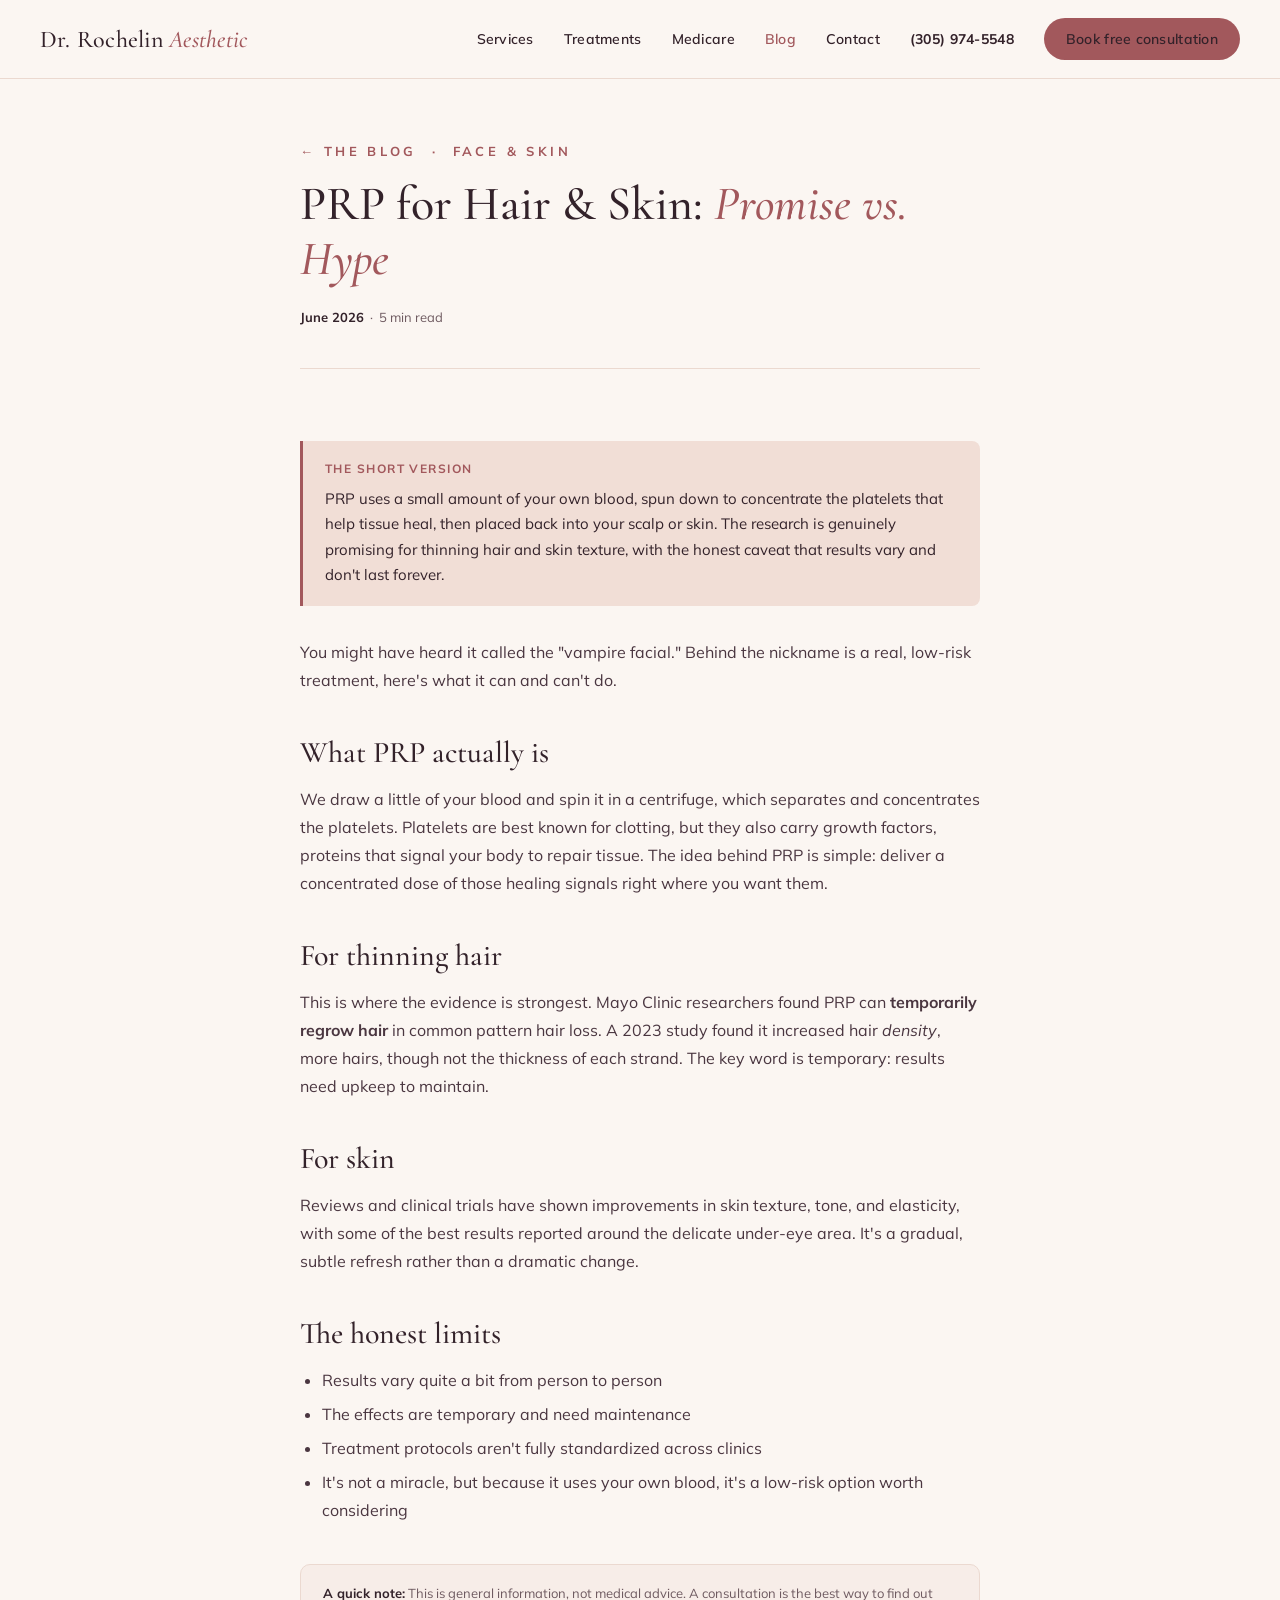
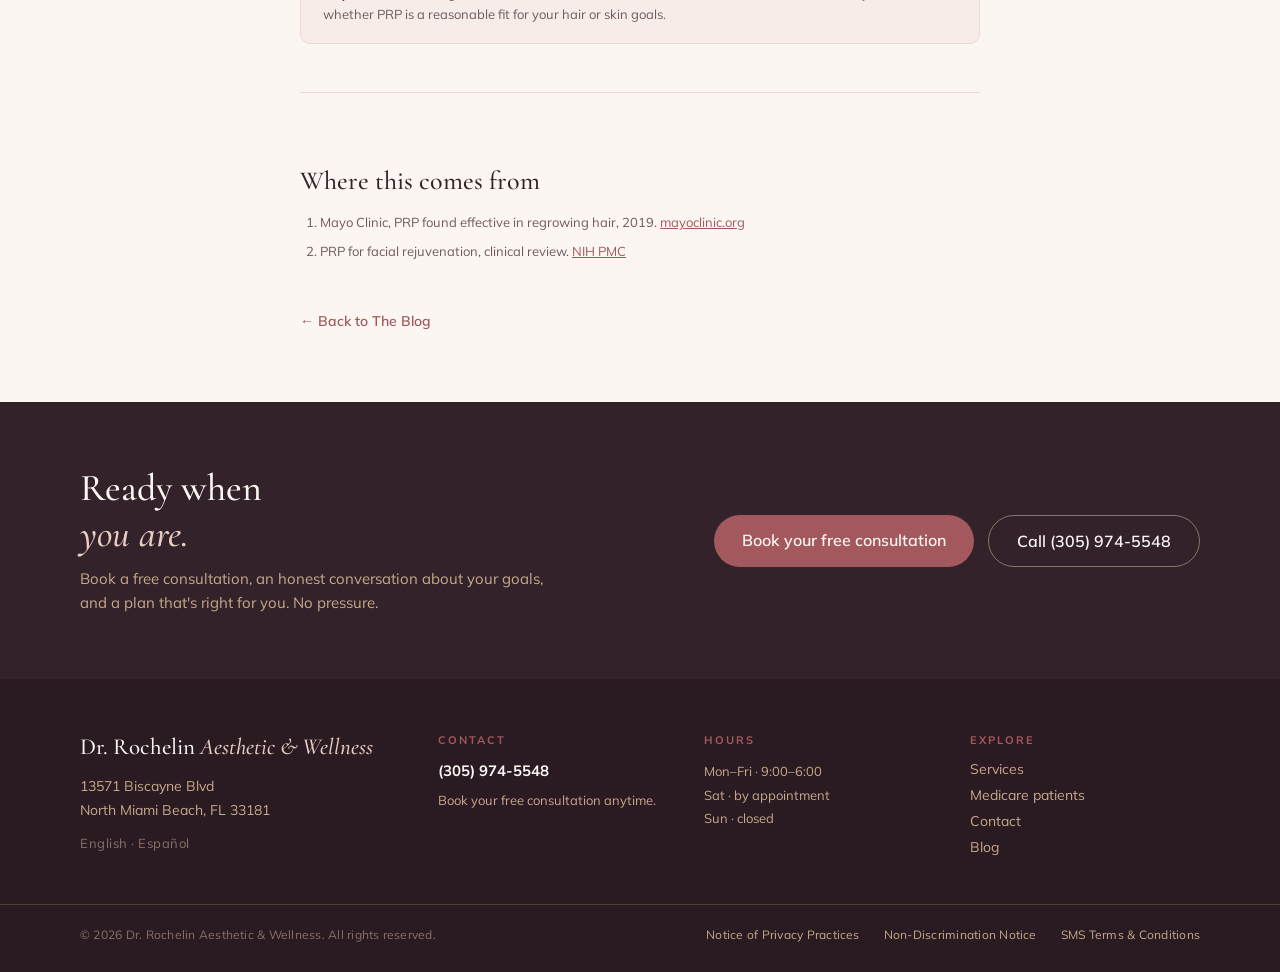
<file: blog-prp.html>
<!DOCTYPE html>
<html lang="en">
<head>
  <meta charset="UTF-8" />
  <meta name="viewport" content="width=device-width, initial-scale=1.0" />
  <title>PRP for Hair & Skin: Promise vs. Hype, Dr. Rochelin Aesthetic</title>
  <meta name="description" content="A plain-English look at platelet-rich plasma (PRP) for hair and skin, what the research genuinely supports, and its honest limits." />
  <link rel="preconnect" href="https://fonts.googleapis.com" />
  <link rel="preconnect" href="https://fonts.gstatic.com" crossorigin />
  <link href="https://fonts.googleapis.com/css2?family=Cormorant+Garamond:ital,wght@0,400;0,500;0,600;1,400;1,500&family=Mulish:wght@400;500;600;700&display=swap" rel="stylesheet" />
  <link rel="stylesheet" href="blog.css" />
</head>
<body>
  <nav>
    <div class="section nav-inner">
      <a href="index.html" class="nav-logo">Dr. Rochelin <span>Aesthetic</span></a>
      <div class="navlinks">
        <a href="index.html">Services</a>
        <a href="index.html">Treatments</a>
        <a href="index.html">Medicare</a>
        <a href="blog.html" class="active">Blog</a>
        <a href="index.html">Contact</a>
        <a href="tel:+13059745548" class="nav-phone">(305) 974-5548</a>
        <a href="index.html" class="btn-primary">Book free consultation</a>
      </div>
      <div class="menubtn"><span></span><span></span><span></span></div>
    </div>
  </nav>
  <main>
    <div class="article-wrap">
      <header class="article-header">
        <div class="article-cat"><a href="blog.html">← The Blog</a> &nbsp;·&nbsp; Face &amp; Skin</div>
        <h1>PRP for Hair &amp; Skin: <em>Promise vs. Hype</em></h1>
        <div class="article-meta"><strong>June 2026</strong> &nbsp;·&nbsp; 5 min read</div>
      </header>
      <article class="article-body">

        <div class="quick-take">
          <strong>The short version</strong>
          PRP uses a small amount of your own blood, spun down to concentrate the platelets that help tissue heal, then placed back into your scalp or skin. The research is genuinely promising for thinning hair and skin texture, with the honest caveat that results vary and don't last forever.
        </div>
        <p>You might have heard it called the "vampire facial." Behind the nickname is a real, low-risk treatment, here's what it can and can't do.</p>
        <h2>What PRP actually is</h2>
        <p>We draw a little of your blood and spin it in a centrifuge, which separates and concentrates the platelets. Platelets are best known for clotting, but they also carry growth factors, proteins that signal your body to repair tissue. The idea behind PRP is simple: deliver a concentrated dose of those healing signals right where you want them.</p>
        <h2>For thinning hair</h2>
        <p>This is where the evidence is strongest. Mayo Clinic researchers found PRP can <strong>temporarily regrow hair</strong> in common pattern hair loss. A 2023 study found it increased hair <em>density</em>, more hairs, though not the thickness of each strand. The key word is temporary: results need upkeep to maintain.</p>
        <h2>For skin</h2>
        <p>Reviews and clinical trials have shown improvements in skin texture, tone, and elasticity, with some of the best results reported around the delicate under-eye area. It's a gradual, subtle refresh rather than a dramatic change.</p>
        <h2>The honest limits</h2>
        <ul>
          <li>Results vary quite a bit from person to person</li>
          <li>The effects are temporary and need maintenance</li>
          <li>Treatment protocols aren't fully standardized across clinics</li>
          <li>It's not a miracle, but because it uses your own blood, it's a low-risk option worth considering</li>
        </ul>
        <div class="disclaimer">
          <strong>A quick note:</strong> This is general information, not medical advice. A consultation is the best way to find out whether PRP is a reasonable fit for your hair or skin goals.
        </div>
        <div class="references">
          <h2>Where this comes from</h2>
          <ol>
            <li>Mayo Clinic, PRP found effective in regrowing hair, 2019. <a href="https://newsnetwork.mayoclinic.org/discussion/science-saturday-platelet-rich-plasma-found-to-be-effective-in-regrowing-hair/" target="_blank" rel="noopener">mayoclinic.org</a></li>
            <li>PRP for facial rejuvenation, clinical review. <a href="https://pmc.ncbi.nlm.nih.gov/articles/PMC8182581/" target="_blank" rel="noopener">NIH PMC</a></li>
          </ol>
        </div>
        <a href="blog.html" class="back-link">← Back to The Blog</a>
      </article>
    </div>
    <section class="cta-strip">
      <div class="section cta-strip-inner">
        <div>
          <h2>Ready when<br><em>you are.</em></h2>
          <p>Book a free consultation, an honest conversation about your goals,<br>and a plan that's right for you. No pressure.</p>
        </div>
        <div class="cta-btns">
          <a href="index.html" class="btn-primary-lg">Book your free consultation</a>
          <a href="tel:+13059745548" class="btn-outline">Call (305) 974-5548</a>
        </div>
      </div>
    </section>
  </main>
  <footer>
    <div class="section footer-grid">
      <div>
        <div class="footer-logo">Dr. Rochelin <span>Aesthetic &amp; Wellness</span></div>
        <div class="footer-address">13571 Biscayne Blvd<br>North Miami Beach, FL 33181</div>
        <div class="footer-lang">English · Español</div>
      </div>
      <div class="footer-col">
        <div class="footer-col-label">Contact</div>
        <a href="tel:+13059745548">(305) 974-5548</a>
        <p>Book your free consultation anytime.</p>
      </div>
      <div class="footer-col">
        <div class="footer-col-label">Hours</div>
        <div class="footer-hours">Mon–Fri · 9:00–6:00<br>Sat · by appointment<br>Sun · closed</div>
      </div>
      <div class="footer-col">
        <div class="footer-col-label">Explore</div>
        <div class="footer-col-links">
          <a href="index.html">Services</a>
          <a href="index.html">Medicare patients</a>
          <a href="index.html">Contact</a>
          <a href="blog.html">Blog</a>
        </div>
      </div>
    </div>
    <div class="footer-legal">
      <div class="section footer-legal-inner">
        <div class="footer-legal-copy">&copy; 2026 Dr. Rochelin Aesthetic &amp; Wellness. All rights reserved.</div>
        <div class="footer-legal-links">
          <a href="privacy-practices.html">Notice of Privacy Practices</a>
          <a href="non-discrimination.html">Non-Discrimination Notice</a>
          <a href="sms-terms.html">SMS Terms &amp; Conditions</a>
        </div>
      </div>
    </div>
  </footer>
  <div class="mobilebar">
    <a href="index.html" class="mb-primary">Book free consult</a>
    <a href="tel:+13059745548" class="mb-outline">Call us</a>
  </div>
</body>
</html>
</file>
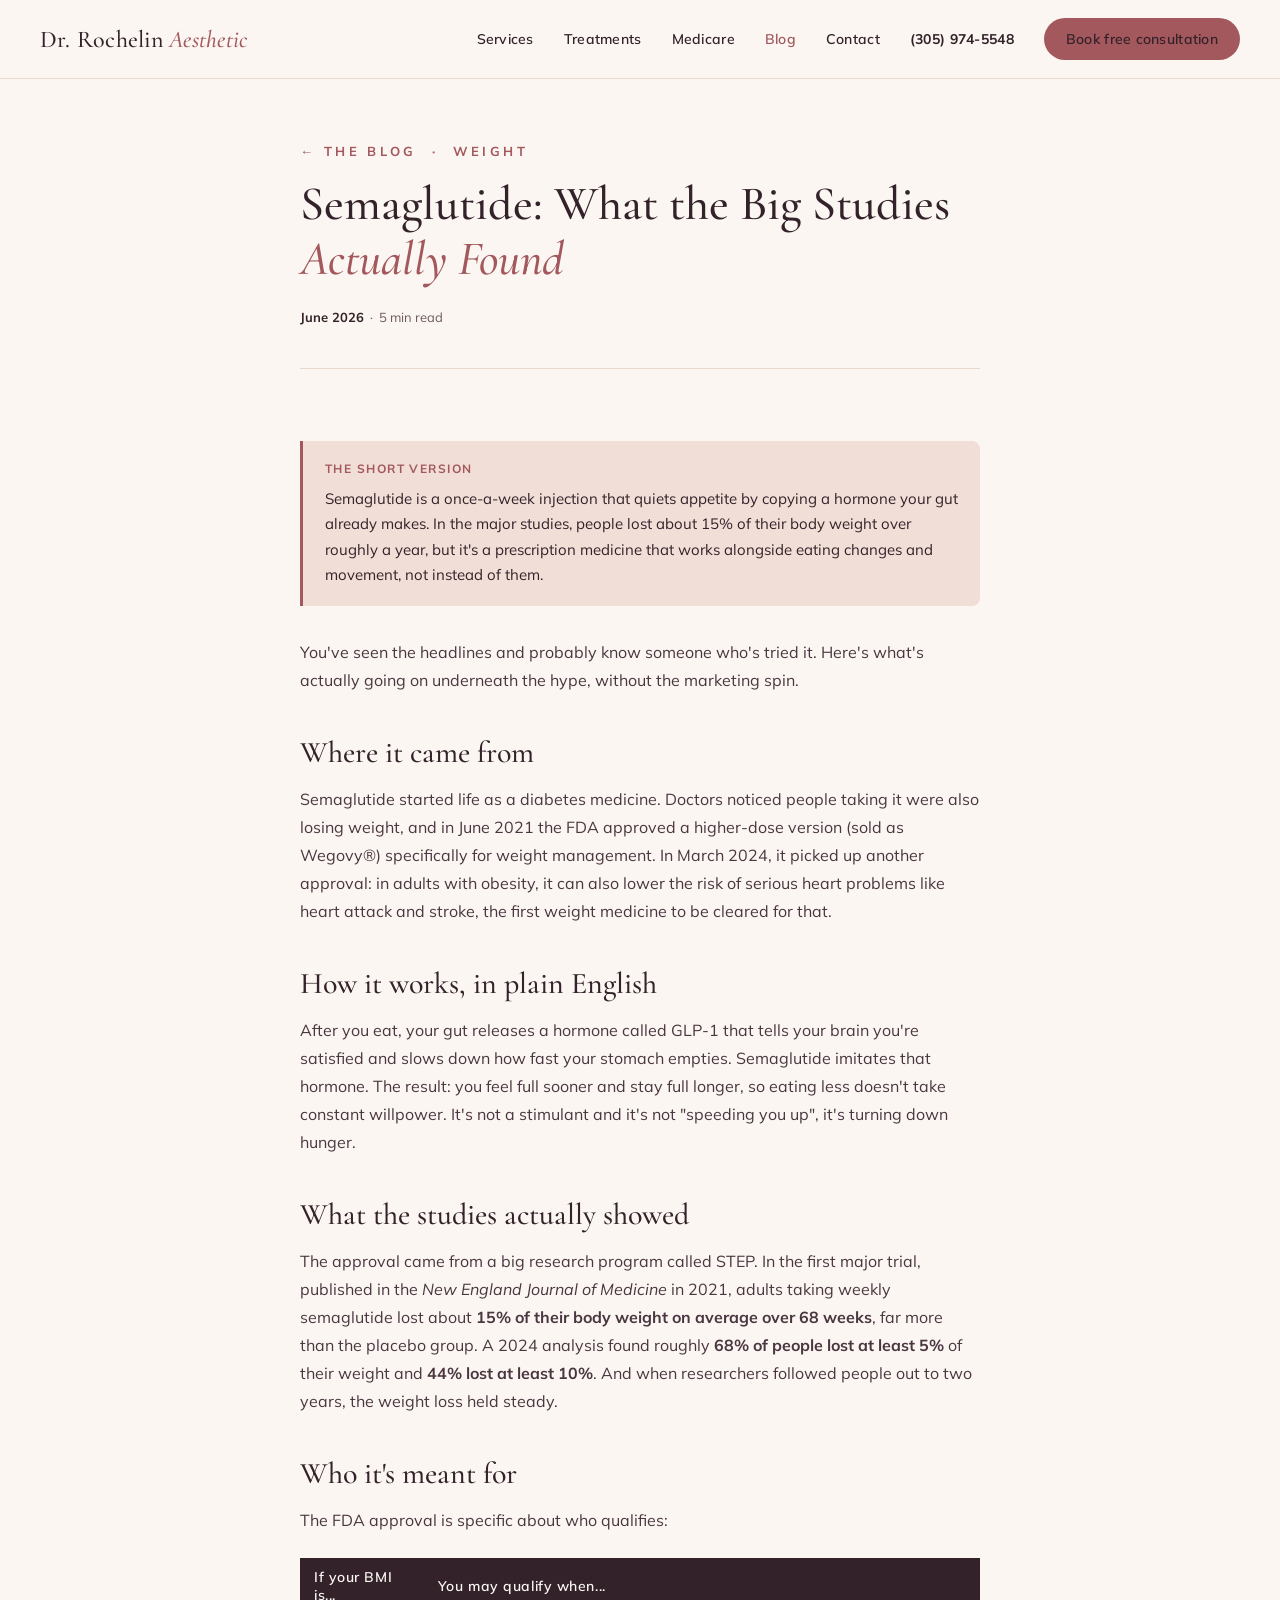
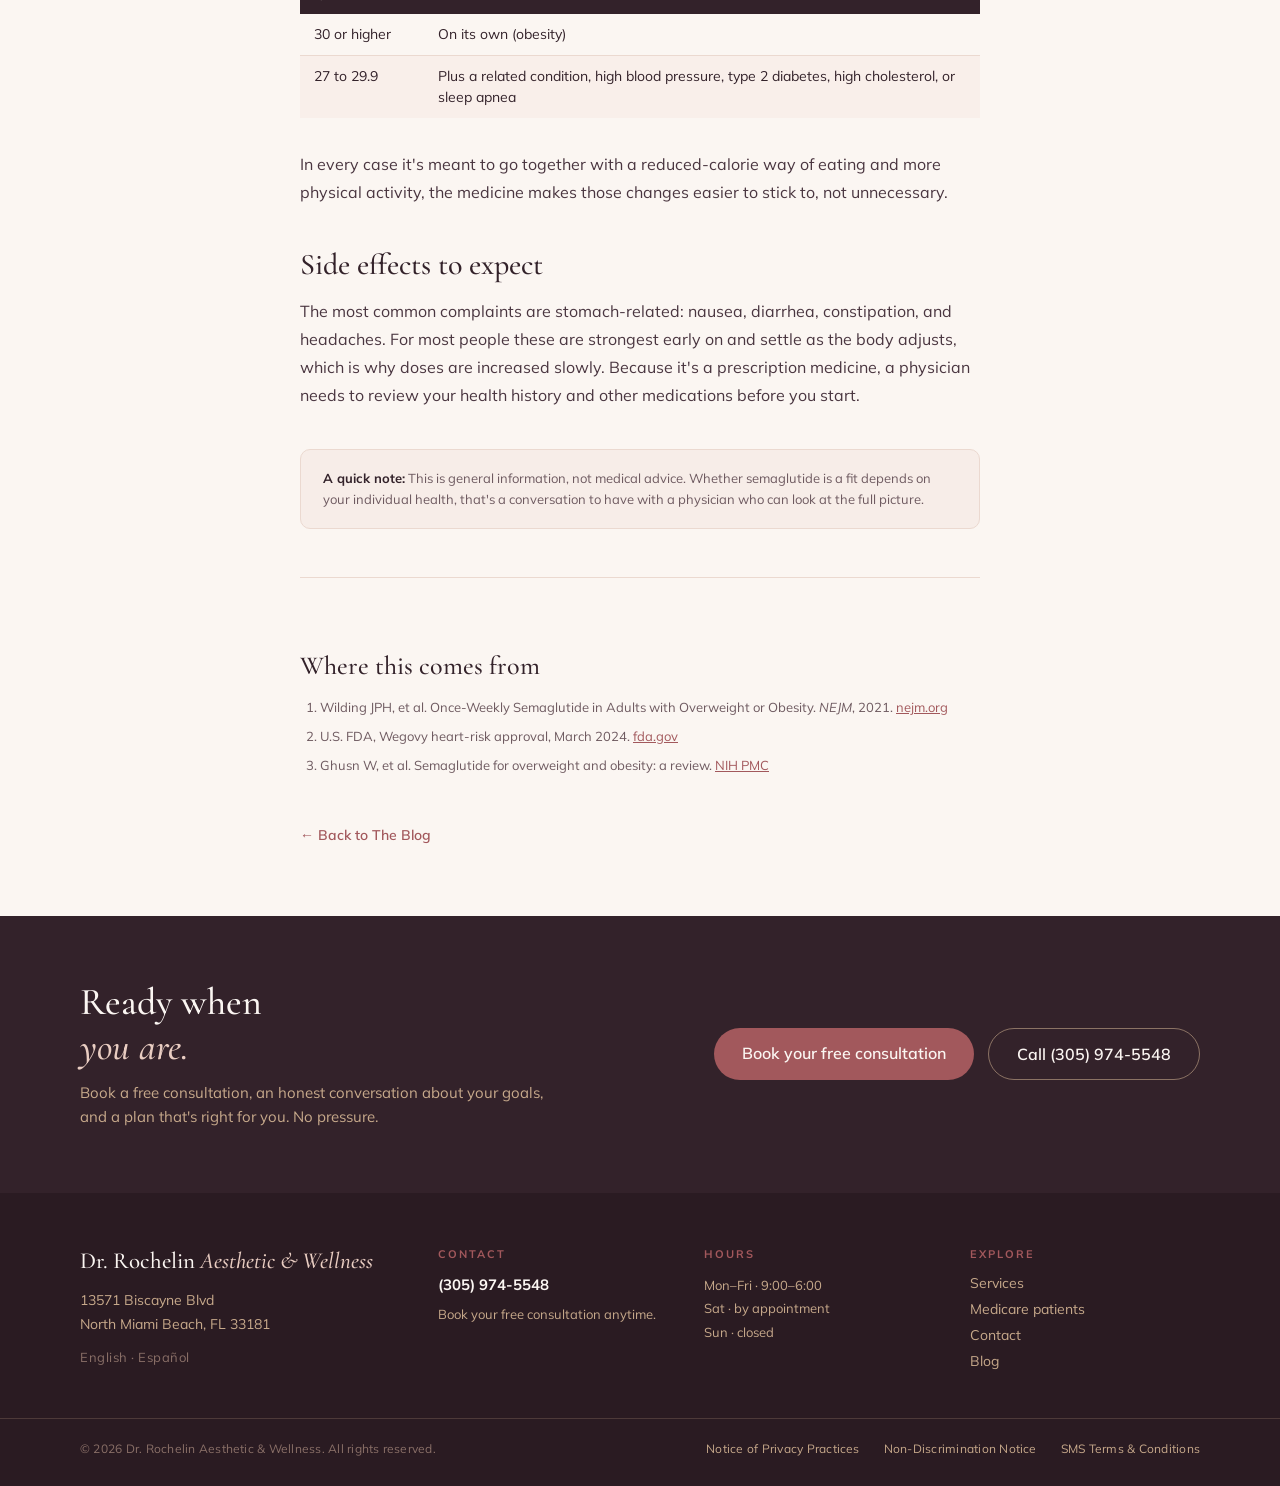
<file: blog-semaglutide.html>
<!DOCTYPE html>
<html lang="en">
<head>
  <meta charset="UTF-8" />
  <meta name="viewport" content="width=device-width, initial-scale=1.0" />
  <title>Semaglutide: What the Big Studies Actually Found, Dr. Rochelin Aesthetic</title>
  <meta name="description" content="A plain-English look at semaglutide (Wegovy) for weight, how it works, how much people lost in the trials, and who it is for." />
  <link rel="preconnect" href="https://fonts.googleapis.com" />
  <link rel="preconnect" href="https://fonts.gstatic.com" crossorigin />
  <link href="https://fonts.googleapis.com/css2?family=Cormorant+Garamond:ital,wght@0,400;0,500;0,600;1,400;1,500&family=Mulish:wght@400;500;600;700&display=swap" rel="stylesheet" />
  <link rel="stylesheet" href="blog.css" />
</head>
<body>
  <nav>
    <div class="section nav-inner">
      <a href="index.html" class="nav-logo">Dr. Rochelin <span>Aesthetic</span></a>
      <div class="navlinks">
        <a href="index.html">Services</a>
        <a href="index.html">Treatments</a>
        <a href="index.html">Medicare</a>
        <a href="blog.html" class="active">Blog</a>
        <a href="index.html">Contact</a>
        <a href="tel:+13059745548" class="nav-phone">(305) 974-5548</a>
        <a href="index.html" class="btn-primary">Book free consultation</a>
      </div>
      <div class="menubtn"><span></span><span></span><span></span></div>
    </div>
  </nav>
  <main>
    <div class="article-wrap">
      <header class="article-header">
        <div class="article-cat"><a href="blog.html">← The Blog</a> &nbsp;·&nbsp; Weight</div>
        <h1>Semaglutide: What the Big Studies <em>Actually Found</em></h1>
        <div class="article-meta"><strong>June 2026</strong> &nbsp;·&nbsp; 5 min read</div>
      </header>
      <article class="article-body">

        <div class="quick-take">
          <strong>The short version</strong>
          Semaglutide is a once-a-week injection that quiets appetite by copying a hormone your gut already makes. In the major studies, people lost about 15% of their body weight over roughly a year, but it's a prescription medicine that works alongside eating changes and movement, not instead of them.
        </div>
        <p>You've seen the headlines and probably know someone who's tried it. Here's what's actually going on underneath the hype, without the marketing spin.</p>
        <h2>Where it came from</h2>
        <p>Semaglutide started life as a diabetes medicine. Doctors noticed people taking it were also losing weight, and in June 2021 the FDA approved a higher-dose version (sold as Wegovy®) specifically for weight management. In March 2024, it picked up another approval: in adults with obesity, it can also lower the risk of serious heart problems like heart attack and stroke, the first weight medicine to be cleared for that.</p>
        <h2>How it works, in plain English</h2>
        <p>After you eat, your gut releases a hormone called GLP-1 that tells your brain you're satisfied and slows down how fast your stomach empties. Semaglutide imitates that hormone. The result: you feel full sooner and stay full longer, so eating less doesn't take constant willpower. It's not a stimulant and it's not "speeding you up", it's turning down hunger.</p>
        <h2>What the studies actually showed</h2>
        <p>The approval came from a big research program called STEP. In the first major trial, published in the <em>New England Journal of Medicine</em> in 2021, adults taking weekly semaglutide lost about <strong>15% of their body weight on average over 68 weeks</strong>, far more than the placebo group. A 2024 analysis found roughly <strong>68% of people lost at least 5%</strong> of their weight and <strong>44% lost at least 10%</strong>. And when researchers followed people out to two years, the weight loss held steady.</p>
        <h2>Who it's meant for</h2>
        <p>The FDA approval is specific about who qualifies:</p>
        <table class="fact-table">
          <thead><tr><th>If your BMI is...</th><th>You may qualify when...</th></tr></thead>
          <tbody>
            <tr><td>30 or higher</td><td>On its own (obesity)</td></tr>
            <tr><td>27 to 29.9</td><td>Plus a related condition, high blood pressure, type 2 diabetes, high cholesterol, or sleep apnea</td></tr>
          </tbody>
        </table>
        <p>In every case it's meant to go together with a reduced-calorie way of eating and more physical activity, the medicine makes those changes easier to stick to, not unnecessary.</p>
        <h2>Side effects to expect</h2>
        <p>The most common complaints are stomach-related: nausea, diarrhea, constipation, and headaches. For most people these are strongest early on and settle as the body adjusts, which is why doses are increased slowly. Because it's a prescription medicine, a physician needs to review your health history and other medications before you start.</p>
        <div class="disclaimer">
          <strong>A quick note:</strong> This is general information, not medical advice. Whether semaglutide is a fit depends on your individual health, that's a conversation to have with a physician who can look at the full picture.
        </div>
        <div class="references">
          <h2>Where this comes from</h2>
          <ol>
            <li>Wilding JPH, et al. Once-Weekly Semaglutide in Adults with Overweight or Obesity. <em>NEJM</em>, 2021. <a href="https://www.nejm.org/doi/full/10.1056/NEJMoa2032183" target="_blank" rel="noopener">nejm.org</a></li>
            <li>U.S. FDA, Wegovy heart-risk approval, March 2024. <a href="https://www.fda.gov/news-events/press-announcements/fda-approves-first-treatment-reduce-risk-serious-heart-problems-specifically-adults-obesity-or" target="_blank" rel="noopener">fda.gov</a></li>
            <li>Ghusn W, et al. Semaglutide for overweight and obesity: a review. <a href="https://pmc.ncbi.nlm.nih.gov/articles/PMC10092086/" target="_blank" rel="noopener">NIH PMC</a></li>
          </ol>
        </div>
        <a href="blog.html" class="back-link">← Back to The Blog</a>
      </article>
    </div>
    <section class="cta-strip">
      <div class="section cta-strip-inner">
        <div>
          <h2>Ready when<br><em>you are.</em></h2>
          <p>Book a free consultation, an honest conversation about your goals,<br>and a plan that's right for you. No pressure.</p>
        </div>
        <div class="cta-btns">
          <a href="index.html" class="btn-primary-lg">Book your free consultation</a>
          <a href="tel:+13059745548" class="btn-outline">Call (305) 974-5548</a>
        </div>
      </div>
    </section>
  </main>
  <footer>
    <div class="section footer-grid">
      <div>
        <div class="footer-logo">Dr. Rochelin <span>Aesthetic &amp; Wellness</span></div>
        <div class="footer-address">13571 Biscayne Blvd<br>North Miami Beach, FL 33181</div>
        <div class="footer-lang">English · Español</div>
      </div>
      <div class="footer-col">
        <div class="footer-col-label">Contact</div>
        <a href="tel:+13059745548">(305) 974-5548</a>
        <p>Book your free consultation anytime.</p>
      </div>
      <div class="footer-col">
        <div class="footer-col-label">Hours</div>
        <div class="footer-hours">Mon–Fri · 9:00–6:00<br>Sat · by appointment<br>Sun · closed</div>
      </div>
      <div class="footer-col">
        <div class="footer-col-label">Explore</div>
        <div class="footer-col-links">
          <a href="index.html">Services</a>
          <a href="index.html">Medicare patients</a>
          <a href="index.html">Contact</a>
          <a href="blog.html">Blog</a>
        </div>
      </div>
    </div>
    <div class="footer-legal">
      <div class="section footer-legal-inner">
        <div class="footer-legal-copy">&copy; 2026 Dr. Rochelin Aesthetic &amp; Wellness. All rights reserved.</div>
        <div class="footer-legal-links">
          <a href="privacy-practices.html">Notice of Privacy Practices</a>
          <a href="non-discrimination.html">Non-Discrimination Notice</a>
          <a href="sms-terms.html">SMS Terms &amp; Conditions</a>
        </div>
      </div>
    </div>
  </footer>
  <div class="mobilebar">
    <a href="index.html" class="mb-primary">Book free consult</a>
    <a href="tel:+13059745548" class="mb-outline">Call us</a>
  </div>
</body>
</html>
</file>
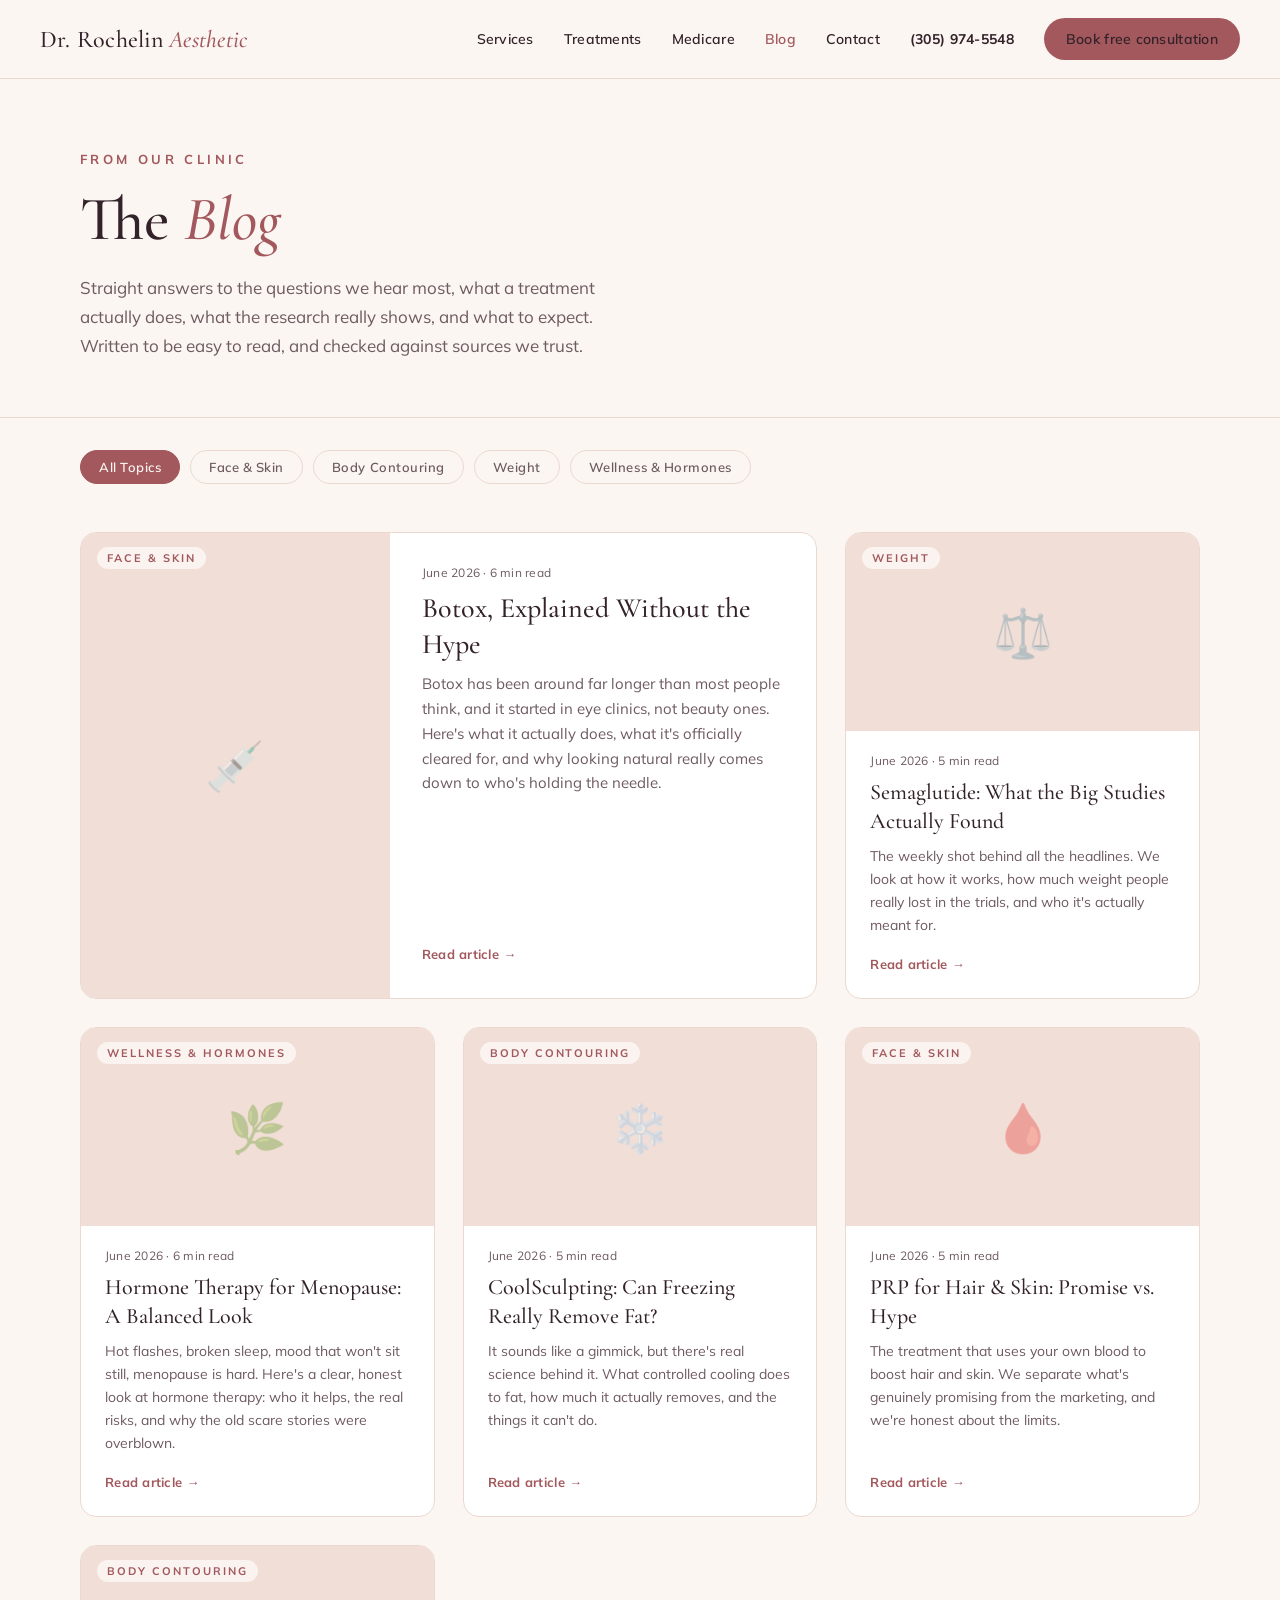
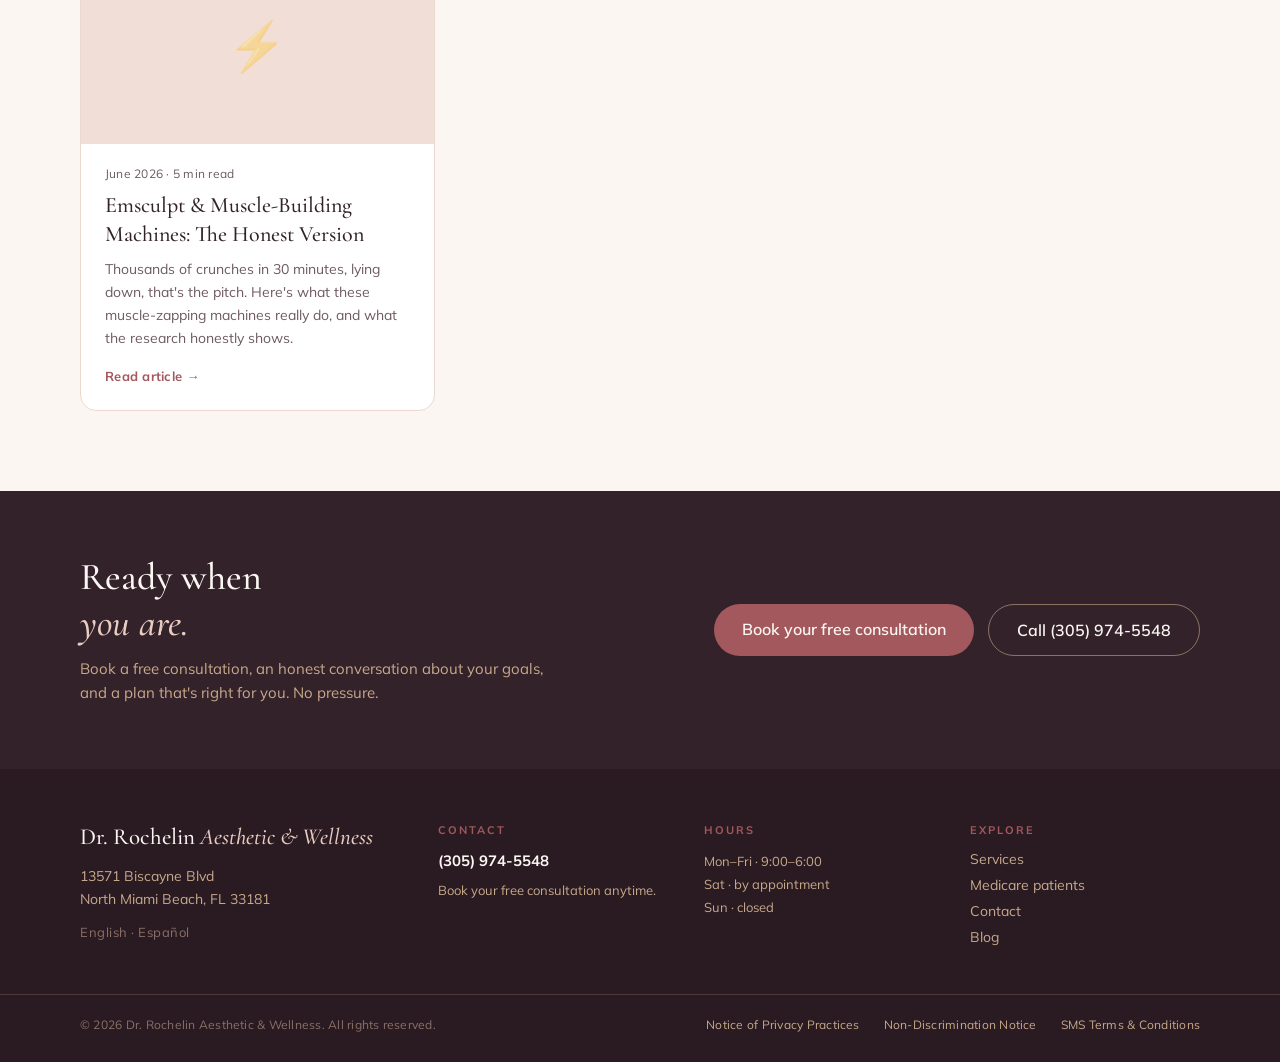
<file: blog.html>
<!DOCTYPE html>
<html lang="en">
<head>
  <meta charset="UTF-8" />
  <meta name="viewport" content="width=device-width, initial-scale=1.0" />
  <title>Blog, Dr. Rochelin Aesthetic &amp; Wellness</title>
  <meta name="description" content="Plain-English articles on Botox, weight management, hormones, body contouring, and wellness from Dr. Rochelin Aesthetic & Wellness in North Miami Beach, FL." />
  <link rel="preconnect" href="https://fonts.googleapis.com" />
  <link rel="preconnect" href="https://fonts.gstatic.com" crossorigin />
  <link href="https://fonts.googleapis.com/css2?family=Cormorant+Garamond:ital,wght@0,400;0,500;0,600;1,400;1,500&family=Mulish:wght@400;500;600;700&display=swap" rel="stylesheet" />
  <link rel="stylesheet" href="blog.css" />
</head>
<body>

  <nav>
    <div class="section nav-inner">
      <a href="index.html" class="nav-logo">Dr. Rochelin <span>Aesthetic</span></a>
      <div class="navlinks">
        <a href="index.html">Services</a>
        <a href="index.html">Treatments</a>
        <a href="index.html">Medicare</a>
        <a href="blog.html" class="active">Blog</a>
        <a href="index.html">Contact</a>
        <a href="tel:+13059745548" class="nav-phone">(305) 974-5548</a>
        <a href="index.html" class="btn-primary">Book free consultation</a>
      </div>
      <div class="menubtn" aria-label="Open menu"><span></span><span></span><span></span></div>
    </div>
  </nav>

  <main>

    <section class="blog-hero">
      <div class="section">
        <div class="blog-hero-label">From our clinic</div>
        <h1>The <em>Blog</em></h1>
        <p>Straight answers to the questions we hear most, what a treatment actually does, what the research really shows, and what to expect. Written to be easy to read, and checked against sources we trust.</p>
      </div>
    </section>

    <div class="filter-bar">
      <div class="section">
        <div class="filter-bar-inner">
          <button class="filter-btn active" onclick="filterCards('all', this)">All Topics</button>
          <button class="filter-btn" onclick="filterCards('face', this)">Face &amp; Skin</button>
          <button class="filter-btn" onclick="filterCards('body', this)">Body Contouring</button>
          <button class="filter-btn" onclick="filterCards('weight', this)">Weight</button>
          <button class="filter-btn" onclick="filterCards('wellness', this)">Wellness &amp; Hormones</button>
        </div>
      </div>
    </div>

    <section class="blog-grid-section">
      <div class="section">
        <div class="blog-grid" id="blogGrid">

          <a href="blog-botox.html" class="card card-featured" data-cat="face">
            <div class="card-thumb"><div class="card-thumb-inner"><span class="card-thumb-icon">💉</span></div><span class="card-thumb-label">Face &amp; Skin</span></div>
            <div class="card-body">
              <div class="card-meta">June 2026 · 6 min read</div>
              <h2>Botox, Explained Without the Hype</h2>
              <p>Botox has been around far longer than most people think, and it started in eye clinics, not beauty ones. Here's what it actually does, what it's officially cleared for, and why looking natural really comes down to who's holding the needle.</p>
              <span class="card-link">Read article →</span>
            </div>
          </a>

          <a href="blog-semaglutide.html" class="card" data-cat="weight">
            <div class="card-thumb"><div class="card-thumb-inner"><span class="card-thumb-icon">⚖️</span></div><span class="card-thumb-label">Weight</span></div>
            <div class="card-body">
              <div class="card-meta">June 2026 · 5 min read</div>
              <h2>Semaglutide: What the Big Studies Actually Found</h2>
              <p>The weekly shot behind all the headlines. We look at how it works, how much weight people really lost in the trials, and who it's actually meant for.</p>
              <span class="card-link">Read article →</span>
            </div>
          </a>

          <a href="blog-hrt.html" class="card" data-cat="wellness">
            <div class="card-thumb"><div class="card-thumb-inner"><span class="card-thumb-icon">🌿</span></div><span class="card-thumb-label">Wellness &amp; Hormones</span></div>
            <div class="card-body">
              <div class="card-meta">June 2026 · 6 min read</div>
              <h2>Hormone Therapy for Menopause: A Balanced Look</h2>
              <p>Hot flashes, broken sleep, mood that won't sit still, menopause is hard. Here's a clear, honest look at hormone therapy: who it helps, the real risks, and why the old scare stories were overblown.</p>
              <span class="card-link">Read article →</span>
            </div>
          </a>

          <a href="blog-cryolipolysis.html" class="card" data-cat="body">
            <div class="card-thumb"><div class="card-thumb-inner"><span class="card-thumb-icon">❄️</span></div><span class="card-thumb-label">Body Contouring</span></div>
            <div class="card-body">
              <div class="card-meta">June 2026 · 5 min read</div>
              <h2>CoolSculpting: Can Freezing Really Remove Fat?</h2>
              <p>It sounds like a gimmick, but there's real science behind it. What controlled cooling does to fat, how much it actually removes, and the things it can't do.</p>
              <span class="card-link">Read article →</span>
            </div>
          </a>

          <a href="blog-prp.html" class="card" data-cat="face">
            <div class="card-thumb"><div class="card-thumb-inner"><span class="card-thumb-icon">🩸</span></div><span class="card-thumb-label">Face &amp; Skin</span></div>
            <div class="card-body">
              <div class="card-meta">June 2026 · 5 min read</div>
              <h2>PRP for Hair &amp; Skin: Promise vs. Hype</h2>
              <p>The treatment that uses your own blood to boost hair and skin. We separate what's genuinely promising from the marketing, and we're honest about the limits.</p>
              <span class="card-link">Read article →</span>
            </div>
          </a>

          <a href="blog-hifem.html" class="card" data-cat="body">
            <div class="card-thumb"><div class="card-thumb-inner"><span class="card-thumb-icon">⚡</span></div><span class="card-thumb-label">Body Contouring</span></div>
            <div class="card-body">
              <div class="card-meta">June 2026 · 5 min read</div>
              <h2>Emsculpt &amp; Muscle-Building Machines: The Honest Version</h2>
              <p>Thousands of crunches in 30 minutes, lying down, that's the pitch. Here's what these muscle-zapping machines really do, and what the research honestly shows.</p>
              <span class="card-link">Read article →</span>
            </div>
          </a>

        </div>
      </div>
    </section>

    <section class="cta-strip">
      <div class="section cta-strip-inner">
        <div>
          <h2>Ready when<br><em>you are.</em></h2>
          <p>Book a free consultation, an honest conversation about your goals,<br>and a plan that's right for you. No pressure.</p>
        </div>
        <div class="cta-btns">
          <a href="index.html" class="btn-primary-lg">Book your free consultation</a>
          <a href="tel:+13059745548" class="btn-outline">Call (305) 974-5548</a>
        </div>
      </div>
    </section>

  </main>

  <footer>
    <div class="section footer-grid">
      <div>
        <div class="footer-logo">Dr. Rochelin <span>Aesthetic &amp; Wellness</span></div>
        <div class="footer-address">13571 Biscayne Blvd<br>North Miami Beach, FL 33181</div>
        <div class="footer-lang">English · Español</div>
      </div>
      <div class="footer-col">
        <div class="footer-col-label">Contact</div>
        <a href="tel:+13059745548">(305) 974-5548</a>
        <p>Book your free consultation anytime.</p>
      </div>
      <div class="footer-col">
        <div class="footer-col-label">Hours</div>
        <div class="footer-hours">Mon–Fri · 9:00–6:00<br>Sat · by appointment<br>Sun · closed</div>
      </div>
      <div class="footer-col">
        <div class="footer-col-label">Explore</div>
        <div class="footer-col-links">
          <a href="index.html">Services</a>
          <a href="index.html">Medicare patients</a>
          <a href="index.html">Contact</a>
          <a href="blog.html">Blog</a>
        </div>
      </div>
    </div>
    <div class="footer-legal">
      <div class="section footer-legal-inner">
        <div class="footer-legal-copy">&copy; 2026 Dr. Rochelin Aesthetic &amp; Wellness. All rights reserved.</div>
        <div class="footer-legal-links">
          <a href="privacy-practices.html">Notice of Privacy Practices</a>
          <a href="non-discrimination.html">Non-Discrimination Notice</a>
          <a href="sms-terms.html">SMS Terms &amp; Conditions</a>
        </div>
      </div>
    </div>
  </footer>

  <div class="mobilebar">
    <a href="index.html" class="mb-primary">Book free consult</a>
    <a href="tel:+13059745548" class="mb-outline">Call us</a>
  </div>

  <script>
    function filterCards(cat, btn) {
      document.querySelectorAll('.filter-btn').forEach(b => b.classList.remove('active'));
      btn.classList.add('active');
      document.querySelectorAll('#blogGrid .card').forEach(card => {
        card.style.display = (cat === 'all' || card.dataset.cat === cat) ? '' : 'none';
      });
    }
  </script>

</body>
</html>
</file>
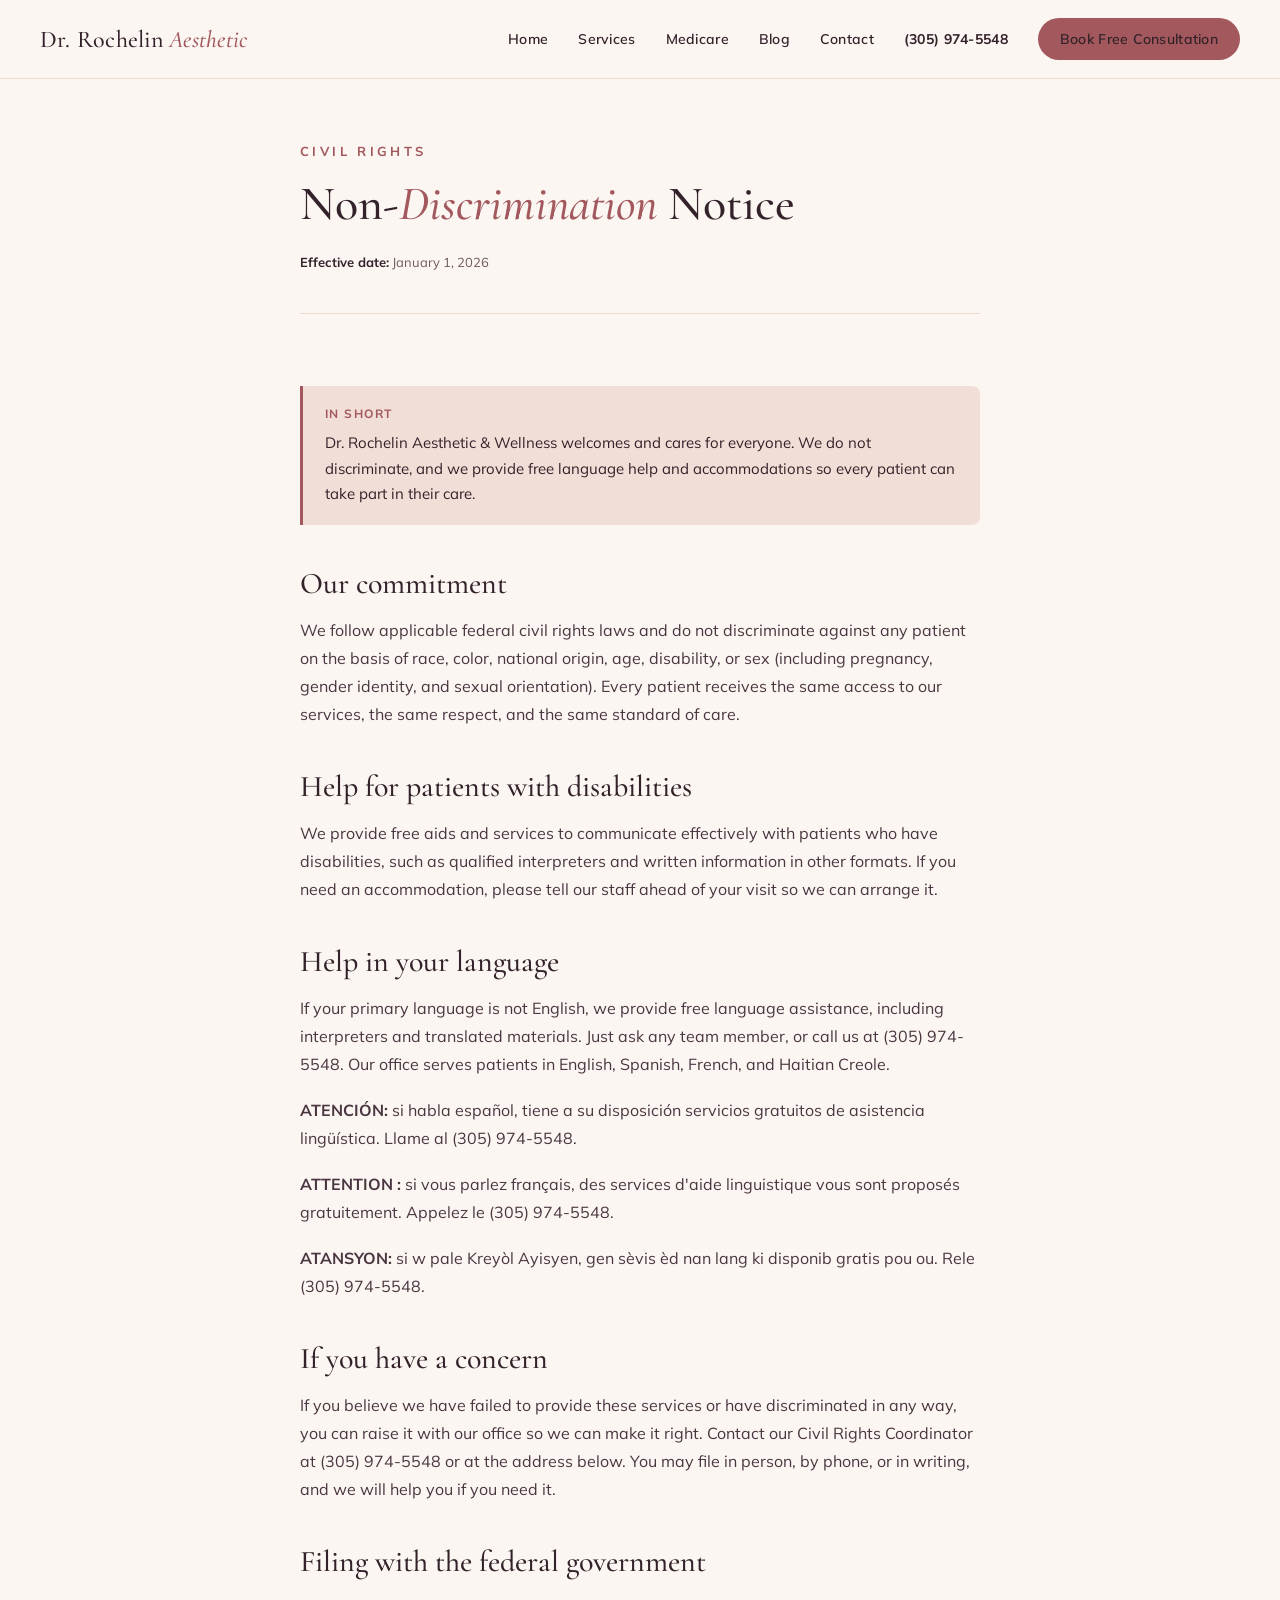
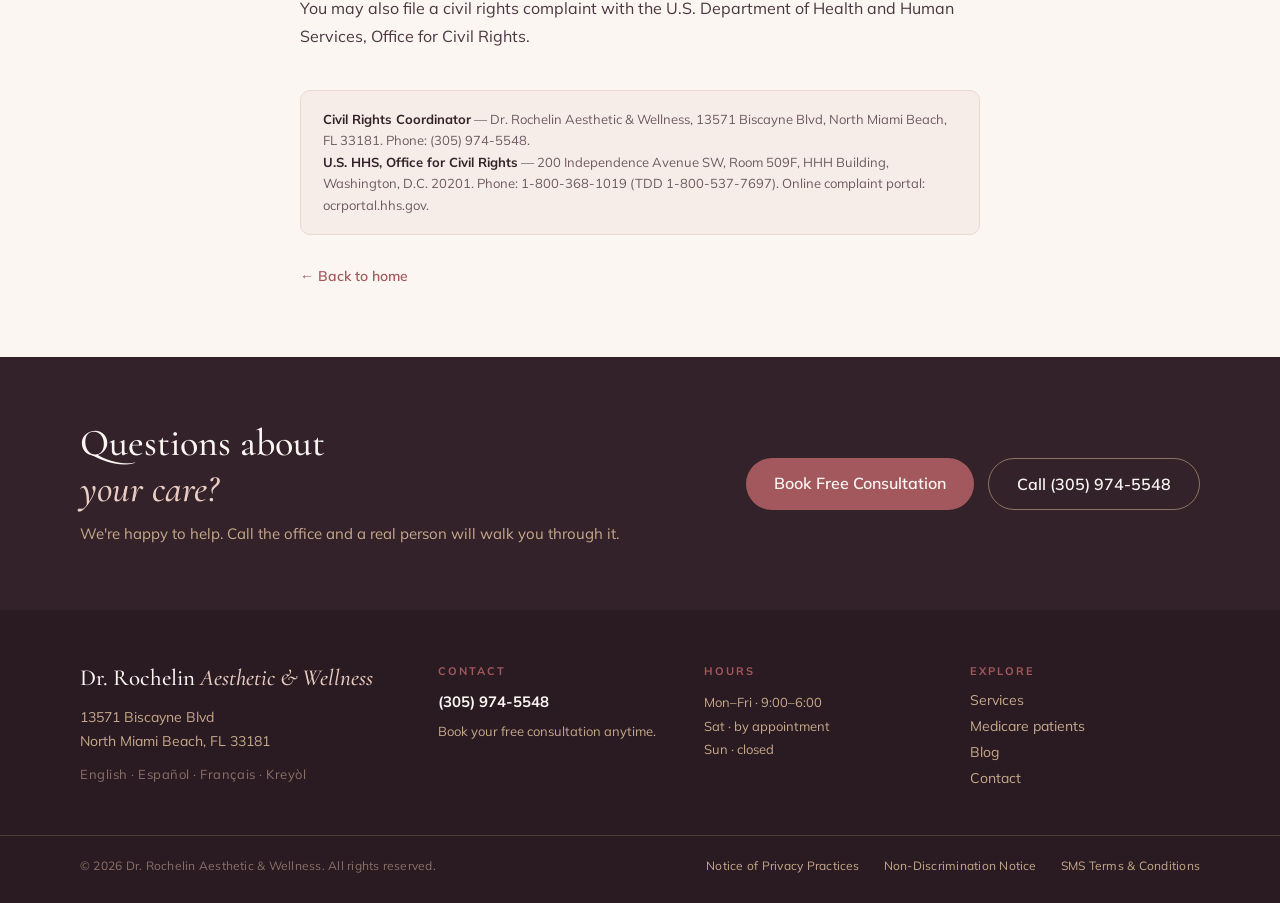
<file: non-discrimination.html>
<!DOCTYPE html>
<html lang="en">
<head>
  <meta charset="UTF-8" />
  <meta name="viewport" content="width=device-width, initial-scale=1.0" />
  <title>Non-Discrimination Notice &mdash; Dr. Rochelin Aesthetic &amp; Wellness</title>
  <meta name="description" content="Dr. Rochelin Aesthetic & Wellness does not discriminate and provides free language assistance and accommodations to all patients." />
  <meta name="robots" content="index, follow" />
  <link rel="preconnect" href="https://fonts.googleapis.com" />
  <link rel="preconnect" href="https://fonts.gstatic.com" crossorigin />
  <link href="https://fonts.googleapis.com/css2?family=Cormorant+Garamond:ital,wght@0,400;0,500;0,600;1,400;1,500&family=Mulish:wght@400;500;600;700&display=swap" rel="stylesheet" />
  <link rel="stylesheet" href="blog.css" />
</head>
<body>

  <nav>
    <div class="section nav-inner">
      <a href="index.html" class="nav-logo">Dr. Rochelin <span>Aesthetic</span></a>
      <div class="navlinks">
        <a href="index.html">Home</a>
        <a href="index.html">Services</a>
        <a href="index.html">Medicare</a>
        <a href="blog.html">Blog</a>
        <a href="index.html">Contact</a>
        <a href="tel:+13059745548" class="nav-phone">(305) 974-5548</a>
        <a href="index.html" class="btn-primary">Book Free Consultation</a>
      </div>
      <div class="menubtn"><span></span><span></span><span></span></div>
    </div>
  </nav>
  <main>
    <div class="article-wrap">
      <header class="article-header">
        <div class="article-cat">Civil Rights</div>
        <h1>Non-<em>Discrimination</em> Notice</h1>
        <div class="article-meta"><strong>Effective date:</strong> January 1, 2026</div>
      </header>
      <article class="article-body">

        <div class="quick-take">
          <strong>In short</strong>
          Dr. Rochelin Aesthetic &amp; Wellness welcomes and cares for everyone. We do not discriminate, and we provide free language help and accommodations so every patient can take part in their care.
        </div>

        <h2>Our commitment</h2>
        <p>We follow applicable federal civil rights laws and do not discriminate against any patient on the basis of race, color, national origin, age, disability, or sex (including pregnancy, gender identity, and sexual orientation). Every patient receives the same access to our services, the same respect, and the same standard of care.</p>

        <h2>Help for patients with disabilities</h2>
        <p>We provide free aids and services to communicate effectively with patients who have disabilities, such as qualified interpreters and written information in other formats. If you need an accommodation, please tell our staff ahead of your visit so we can arrange it.</p>

        <h2>Help in your language</h2>
        <p>If your primary language is not English, we provide free language assistance, including interpreters and translated materials. Just ask any team member, or call us at (305) 974-5548. Our office serves patients in English, Spanish, French, and Haitian Creole.</p>

        <p><strong>ATENCI&Oacute;N:</strong> si habla espa&ntilde;ol, tiene a su disposici&oacute;n servicios gratuitos de asistencia ling&uuml;&iacute;stica. Llame al (305) 974-5548.</p>
        <p><strong>ATTENTION :</strong> si vous parlez fran&ccedil;ais, des services d'aide linguistique vous sont propos&eacute;s gratuitement. Appelez le (305) 974-5548.</p>
        <p><strong>ATANSYON:</strong> si w pale Krey&ograve;l Ayisyen, gen s&egrave;vis &egrave;d nan lang ki disponib gratis pou ou. Rele (305) 974-5548.</p>

        <h2>If you have a concern</h2>
        <p>If you believe we have failed to provide these services or have discriminated in any way, you can raise it with our office so we can make it right. Contact our Civil Rights Coordinator at (305) 974-5548 or at the address below. You may file in person, by phone, or in writing, and we will help you if you need it.</p>

        <h2>Filing with the federal government</h2>
        <p>You may also file a civil rights complaint with the U.S. Department of Health and Human Services, Office for Civil Rights.</p>
        <div class="disclaimer">
          <strong>Civil Rights Coordinator</strong> &mdash; Dr. Rochelin Aesthetic &amp; Wellness, 13571 Biscayne Blvd, North Miami Beach, FL 33181. Phone: (305) 974-5548.<br>
          <strong>U.S. HHS, Office for Civil Rights</strong> &mdash; 200 Independence Avenue SW, Room 509F, HHH Building, Washington, D.C. 20201. Phone: 1-800-368-1019 (TDD 1-800-537-7697). Online complaint portal: ocrportal.hhs.gov.
        </div>
        <a href="index.html" class="back-link">&larr; Back to home</a>
      </article>
    </div>

  <section class="cta-strip">
    <div class="section cta-strip-inner">
      <div>
        <h2>Questions about<br><em>your care?</em></h2>
        <p>We're happy to help. Call the office and a real person will walk you through it.</p>
      </div>
      <div class="cta-btns">
        <a href="index.html" class="btn-primary-lg">Book Free Consultation</a>
        <a href="tel:+13059745548" class="btn-outline">Call (305) 974-5548</a>
      </div>
    </div>
  </section>

  <footer>
    <div class="section footer-grid">
      <div>
        <div class="footer-logo">Dr. Rochelin <span>Aesthetic &amp; Wellness</span></div>
        <div class="footer-address">13571 Biscayne Blvd<br>North Miami Beach, FL 33181</div>
        <div class="footer-lang">English &middot; Espa&ntilde;ol &middot; Fran&ccedil;ais &middot; Krey&ograve;l</div>
      </div>
      <div class="footer-col">
        <div class="footer-col-label">Contact</div>
        <a href="tel:+13059745548">(305) 974-5548</a>
        <p>Book your free consultation anytime.</p>
      </div>
      <div class="footer-col">
        <div class="footer-col-label">Hours</div>
        <div class="footer-hours">Mon&ndash;Fri &middot; 9:00&ndash;6:00<br>Sat &middot; by appointment<br>Sun &middot; closed</div>
      </div>
      <div class="footer-col">
        <div class="footer-col-label">Explore</div>
        <div class="footer-col-links">
          <a href="index.html">Services</a>
          <a href="index.html">Medicare patients</a>
          <a href="blog.html">Blog</a>
          <a href="index.html">Contact</a>
        </div>
      </div>
    </div>
    <div class="footer-legal">
      <div class="section footer-legal-inner">
        <div class="footer-legal-copy">&copy; 2026 Dr. Rochelin Aesthetic &amp; Wellness. All rights reserved.</div>
        <div class="footer-legal-links">
          <a href="privacy-practices.html">Notice of Privacy Practices</a>
          <a href="non-discrimination.html">Non-Discrimination Notice</a>
          <a href="sms-terms.html">SMS Terms &amp; Conditions</a>
        </div>
      </div>
    </div>
  </footer>

  <div class="mobilebar">
    <a href="index.html" class="mb-primary">Book Free Consult</a>
    <a href="tel:+13059745548" class="mb-outline">Call Us</a>
  </div>
</body>
</html>
</file>
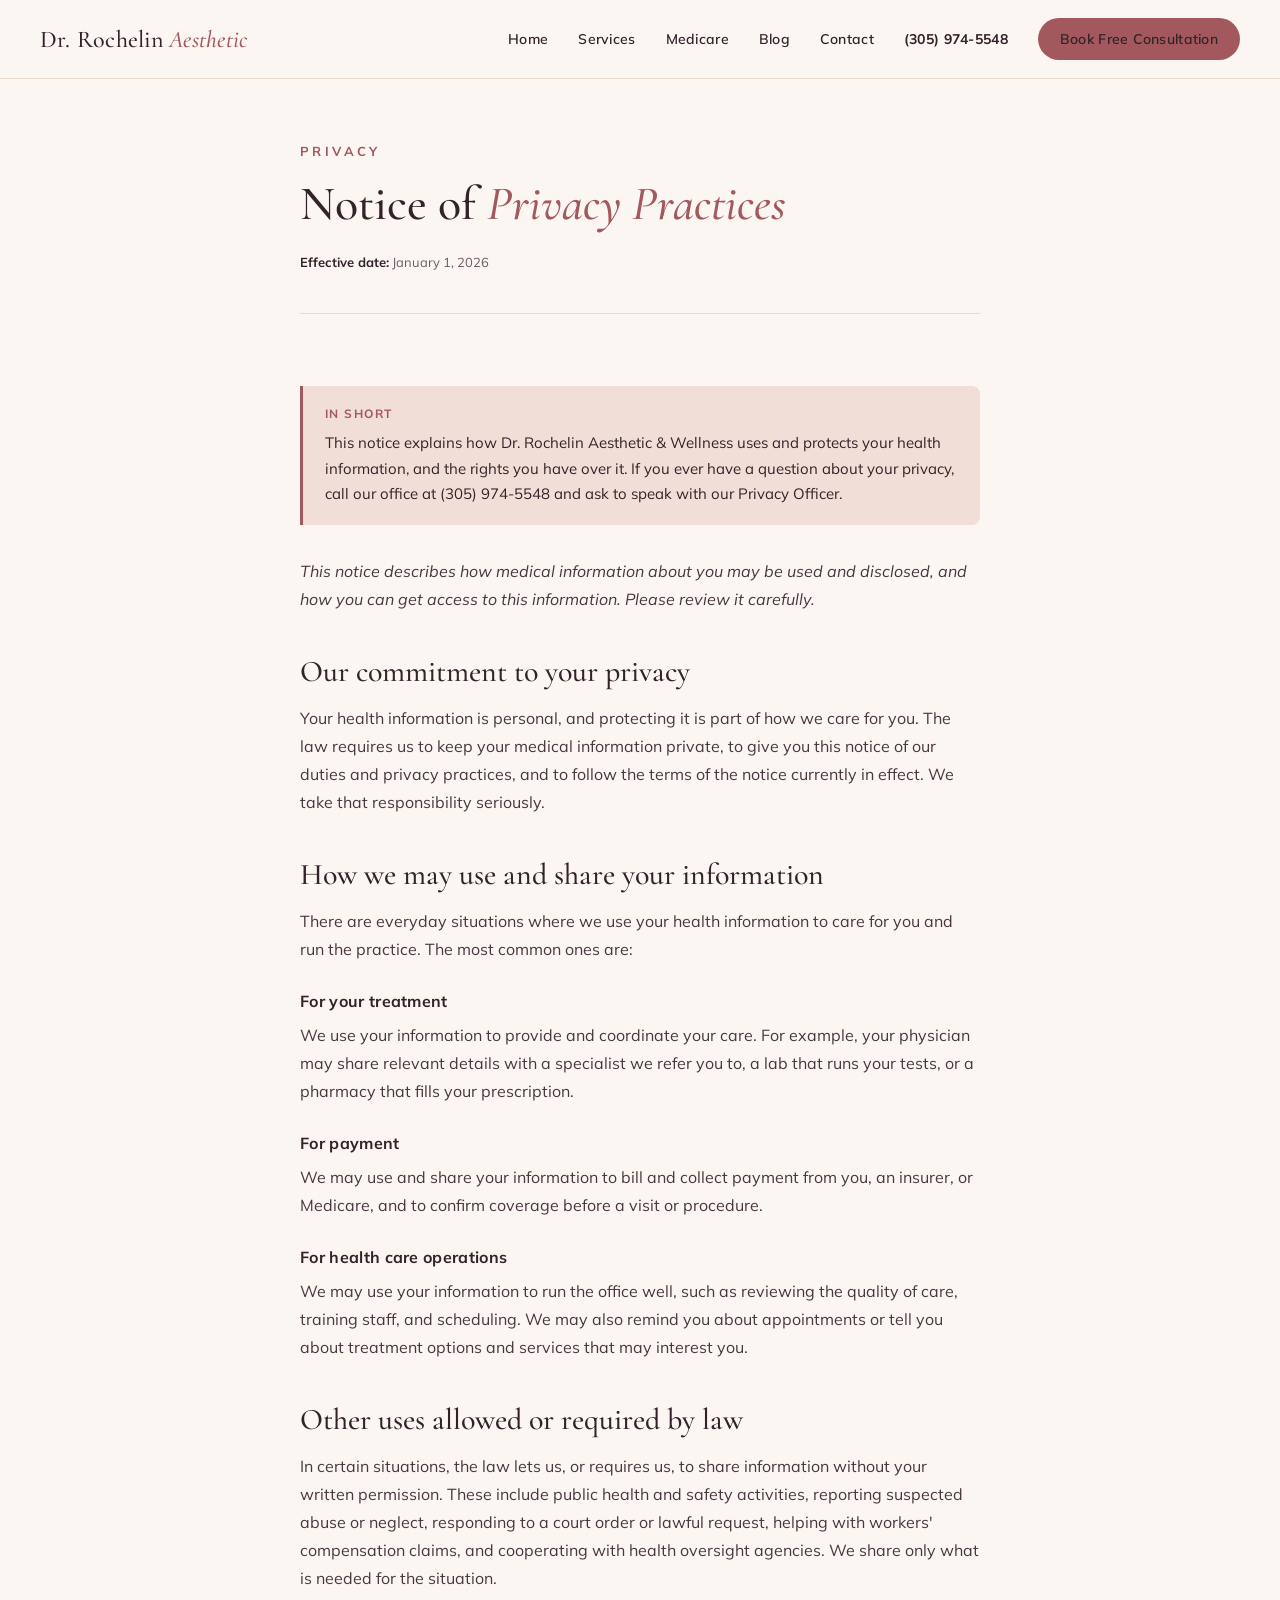
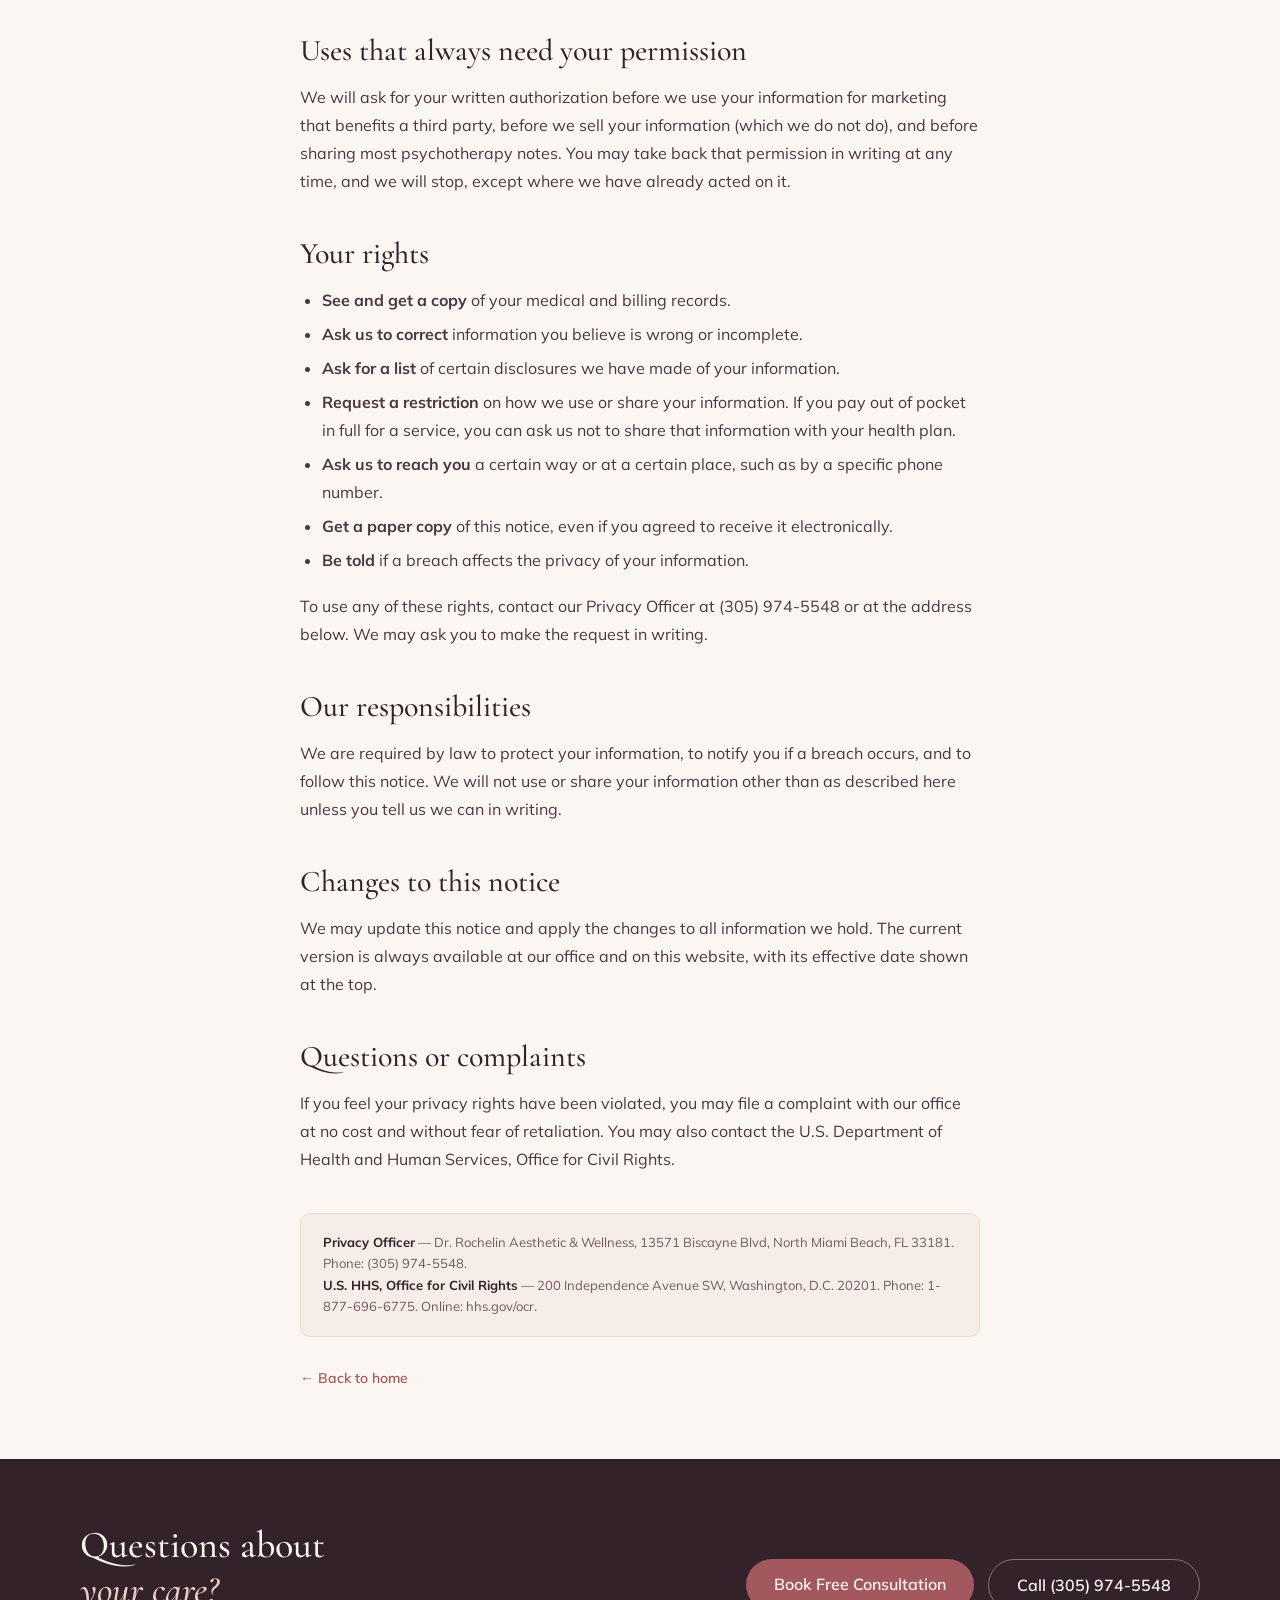
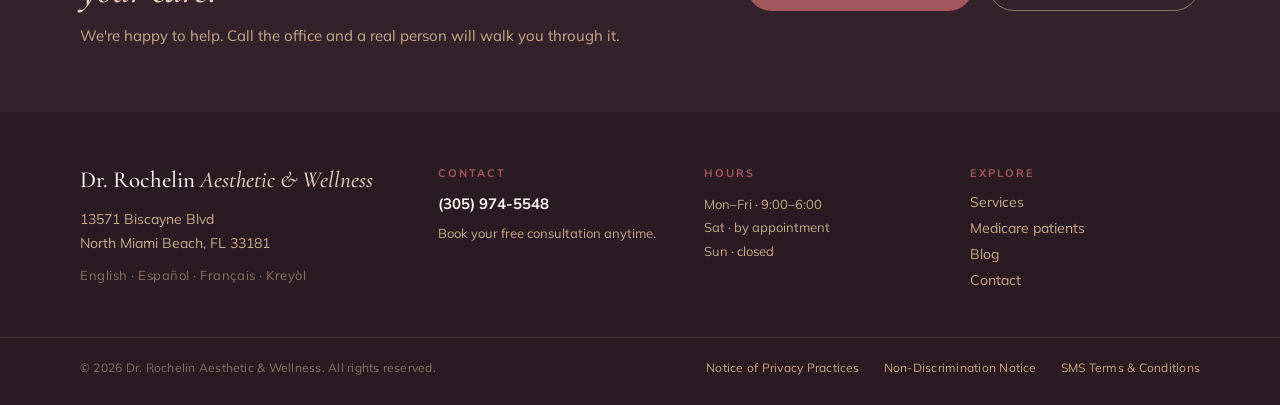
<file: privacy-practices.html>
<!DOCTYPE html>
<html lang="en">
<head>
  <meta charset="UTF-8" />
  <meta name="viewport" content="width=device-width, initial-scale=1.0" />
  <title>Notice of Privacy Practices &mdash; Dr. Rochelin Aesthetic &amp; Wellness</title>
  <meta name="description" content="How Dr. Rochelin Aesthetic & Wellness in North Miami Beach uses and protects your health information, and your rights under HIPAA." />
  <meta name="robots" content="index, follow" />
  <link rel="preconnect" href="https://fonts.googleapis.com" />
  <link rel="preconnect" href="https://fonts.gstatic.com" crossorigin />
  <link href="https://fonts.googleapis.com/css2?family=Cormorant+Garamond:ital,wght@0,400;0,500;0,600;1,400;1,500&family=Mulish:wght@400;500;600;700&display=swap" rel="stylesheet" />
  <link rel="stylesheet" href="blog.css" />
</head>
<body>

  <nav>
    <div class="section nav-inner">
      <a href="index.html" class="nav-logo">Dr. Rochelin <span>Aesthetic</span></a>
      <div class="navlinks">
        <a href="index.html">Home</a>
        <a href="index.html">Services</a>
        <a href="index.html">Medicare</a>
        <a href="blog.html">Blog</a>
        <a href="index.html">Contact</a>
        <a href="tel:+13059745548" class="nav-phone">(305) 974-5548</a>
        <a href="index.html" class="btn-primary">Book Free Consultation</a>
      </div>
      <div class="menubtn"><span></span><span></span><span></span></div>
    </div>
  </nav>
  <main>
    <div class="article-wrap">
      <header class="article-header">
        <div class="article-cat">Privacy</div>
        <h1>Notice of <em>Privacy Practices</em></h1>
        <div class="article-meta"><strong>Effective date:</strong> January 1, 2026</div>
      </header>
      <article class="article-body">

        <div class="quick-take">
          <strong>In short</strong>
          This notice explains how Dr. Rochelin Aesthetic &amp; Wellness uses and protects your health information, and the rights you have over it. If you ever have a question about your privacy, call our office at (305) 974-5548 and ask to speak with our Privacy Officer.
        </div>

        <p><em>This notice describes how medical information about you may be used and disclosed, and how you can get access to this information. Please review it carefully.</em></p>

        <h2>Our commitment to your privacy</h2>
        <p>Your health information is personal, and protecting it is part of how we care for you. The law requires us to keep your medical information private, to give you this notice of our duties and privacy practices, and to follow the terms of the notice currently in effect. We take that responsibility seriously.</p>

        <h2>How we may use and share your information</h2>
        <p>There are everyday situations where we use your health information to care for you and run the practice. The most common ones are:</p>
        <h3>For your treatment</h3>
        <p>We use your information to provide and coordinate your care. For example, your physician may share relevant details with a specialist we refer you to, a lab that runs your tests, or a pharmacy that fills your prescription.</p>
        <h3>For payment</h3>
        <p>We may use and share your information to bill and collect payment from you, an insurer, or Medicare, and to confirm coverage before a visit or procedure.</p>
        <h3>For health care operations</h3>
        <p>We may use your information to run the office well, such as reviewing the quality of care, training staff, and scheduling. We may also remind you about appointments or tell you about treatment options and services that may interest you.</p>

        <h2>Other uses allowed or required by law</h2>
        <p>In certain situations, the law lets us, or requires us, to share information without your written permission. These include public health and safety activities, reporting suspected abuse or neglect, responding to a court order or lawful request, helping with workers' compensation claims, and cooperating with health oversight agencies. We share only what is needed for the situation.</p>

        <h2>Uses that always need your permission</h2>
        <p>We will ask for your written authorization before we use your information for marketing that benefits a third party, before we sell your information (which we do not do), and before sharing most psychotherapy notes. You may take back that permission in writing at any time, and we will stop, except where we have already acted on it.</p>

        <h2>Your rights</h2>
        <ul>
          <li><strong>See and get a copy</strong> of your medical and billing records.</li>
          <li><strong>Ask us to correct</strong> information you believe is wrong or incomplete.</li>
          <li><strong>Ask for a list</strong> of certain disclosures we have made of your information.</li>
          <li><strong>Request a restriction</strong> on how we use or share your information. If you pay out of pocket in full for a service, you can ask us not to share that information with your health plan.</li>
          <li><strong>Ask us to reach you</strong> a certain way or at a certain place, such as by a specific phone number.</li>
          <li><strong>Get a paper copy</strong> of this notice, even if you agreed to receive it electronically.</li>
          <li><strong>Be told</strong> if a breach affects the privacy of your information.</li>
        </ul>
        <p>To use any of these rights, contact our Privacy Officer at (305) 974-5548 or at the address below. We may ask you to make the request in writing.</p>

        <h2>Our responsibilities</h2>
        <p>We are required by law to protect your information, to notify you if a breach occurs, and to follow this notice. We will not use or share your information other than as described here unless you tell us we can in writing.</p>

        <h2>Changes to this notice</h2>
        <p>We may update this notice and apply the changes to all information we hold. The current version is always available at our office and on this website, with its effective date shown at the top.</p>

        <h2>Questions or complaints</h2>
        <p>If you feel your privacy rights have been violated, you may file a complaint with our office at no cost and without fear of retaliation. You may also contact the U.S. Department of Health and Human Services, Office for Civil Rights.</p>
        <div class="disclaimer">
          <strong>Privacy Officer</strong> &mdash; Dr. Rochelin Aesthetic &amp; Wellness, 13571 Biscayne Blvd, North Miami Beach, FL 33181. Phone: (305) 974-5548.<br>
          <strong>U.S. HHS, Office for Civil Rights</strong> &mdash; 200 Independence Avenue SW, Washington, D.C. 20201. Phone: 1-877-696-6775. Online: hhs.gov/ocr.
        </div>
        <a href="index.html" class="back-link">&larr; Back to home</a>
      </article>
    </div>

  <section class="cta-strip">
    <div class="section cta-strip-inner">
      <div>
        <h2>Questions about<br><em>your care?</em></h2>
        <p>We're happy to help. Call the office and a real person will walk you through it.</p>
      </div>
      <div class="cta-btns">
        <a href="index.html" class="btn-primary-lg">Book Free Consultation</a>
        <a href="tel:+13059745548" class="btn-outline">Call (305) 974-5548</a>
      </div>
    </div>
  </section>

  <footer>
    <div class="section footer-grid">
      <div>
        <div class="footer-logo">Dr. Rochelin <span>Aesthetic &amp; Wellness</span></div>
        <div class="footer-address">13571 Biscayne Blvd<br>North Miami Beach, FL 33181</div>
        <div class="footer-lang">English &middot; Espa&ntilde;ol &middot; Fran&ccedil;ais &middot; Krey&ograve;l</div>
      </div>
      <div class="footer-col">
        <div class="footer-col-label">Contact</div>
        <a href="tel:+13059745548">(305) 974-5548</a>
        <p>Book your free consultation anytime.</p>
      </div>
      <div class="footer-col">
        <div class="footer-col-label">Hours</div>
        <div class="footer-hours">Mon&ndash;Fri &middot; 9:00&ndash;6:00<br>Sat &middot; by appointment<br>Sun &middot; closed</div>
      </div>
      <div class="footer-col">
        <div class="footer-col-label">Explore</div>
        <div class="footer-col-links">
          <a href="index.html">Services</a>
          <a href="index.html">Medicare patients</a>
          <a href="blog.html">Blog</a>
          <a href="index.html">Contact</a>
        </div>
      </div>
    </div>
    <div class="footer-legal">
      <div class="section footer-legal-inner">
        <div class="footer-legal-copy">&copy; 2026 Dr. Rochelin Aesthetic &amp; Wellness. All rights reserved.</div>
        <div class="footer-legal-links">
          <a href="privacy-practices.html">Notice of Privacy Practices</a>
          <a href="non-discrimination.html">Non-Discrimination Notice</a>
          <a href="sms-terms.html">SMS Terms &amp; Conditions</a>
        </div>
      </div>
    </div>
  </footer>

  <div class="mobilebar">
    <a href="index.html" class="mb-primary">Book Free Consult</a>
    <a href="tel:+13059745548" class="mb-outline">Call Us</a>
  </div>
</body>
</html>
</file>
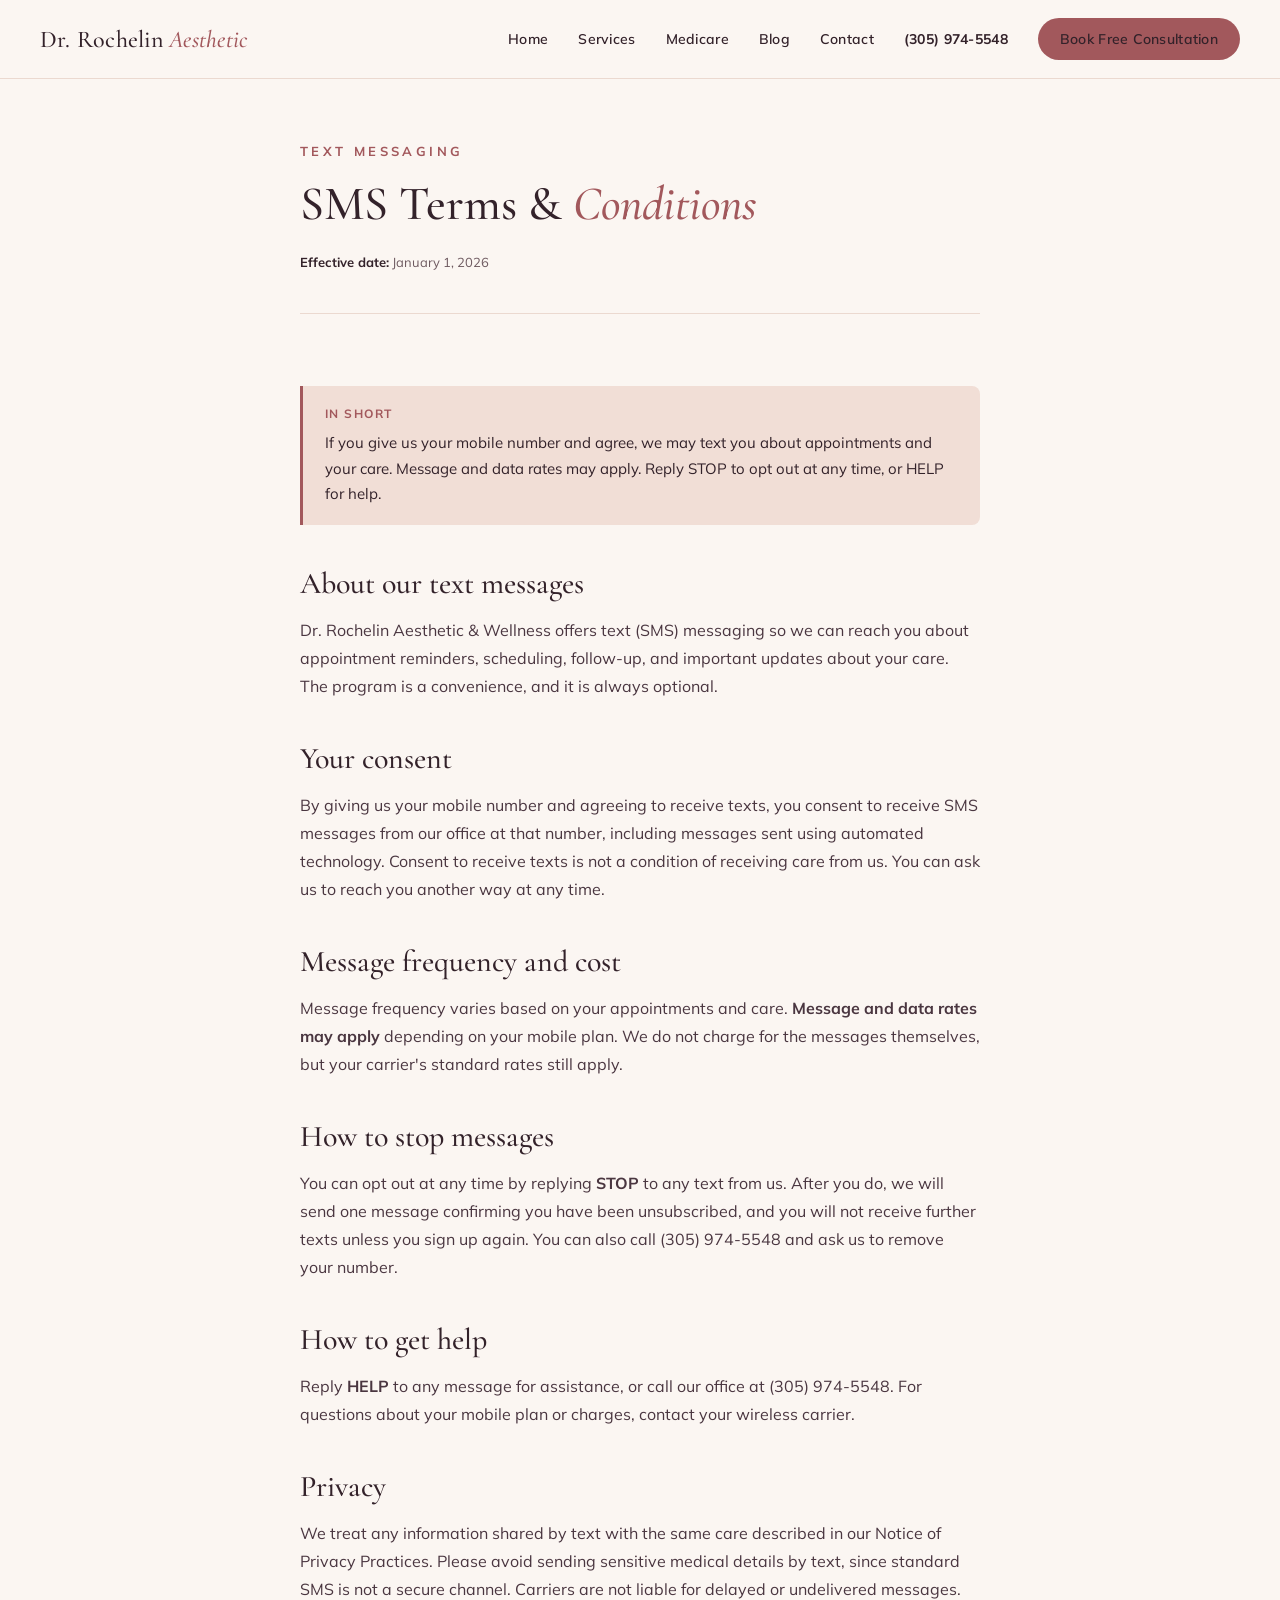
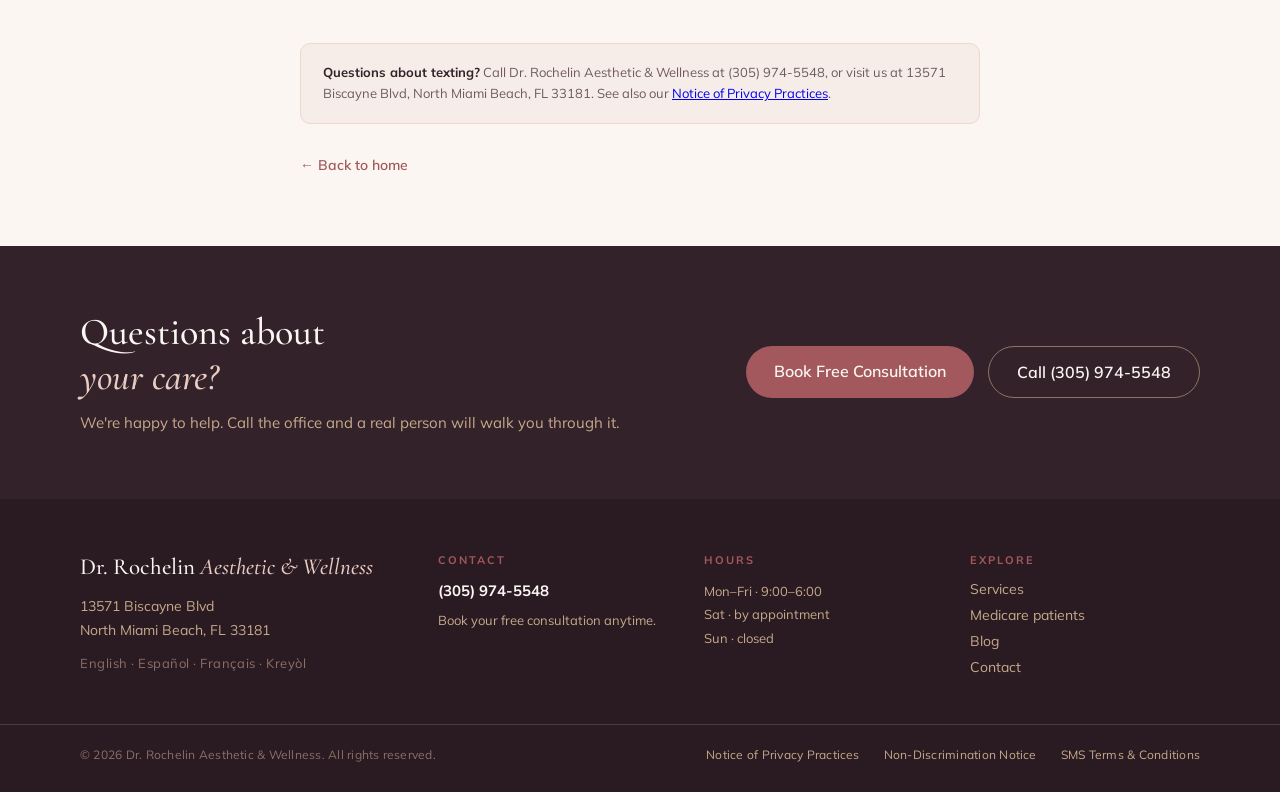
<file: sms-terms.html>
<!DOCTYPE html>
<html lang="en">
<head>
  <meta charset="UTF-8" />
  <meta name="viewport" content="width=device-width, initial-scale=1.0" />
  <title>SMS Messaging Terms & Conditions &mdash; Dr. Rochelin Aesthetic &amp; Wellness</title>
  <meta name="description" content="Terms for text messaging with Dr. Rochelin Aesthetic & Wellness, including consent, message rates, and how to opt out." />
  <meta name="robots" content="index, follow" />
  <link rel="preconnect" href="https://fonts.googleapis.com" />
  <link rel="preconnect" href="https://fonts.gstatic.com" crossorigin />
  <link href="https://fonts.googleapis.com/css2?family=Cormorant+Garamond:ital,wght@0,400;0,500;0,600;1,400;1,500&family=Mulish:wght@400;500;600;700&display=swap" rel="stylesheet" />
  <link rel="stylesheet" href="blog.css" />
</head>
<body>

  <nav>
    <div class="section nav-inner">
      <a href="index.html" class="nav-logo">Dr. Rochelin <span>Aesthetic</span></a>
      <div class="navlinks">
        <a href="index.html">Home</a>
        <a href="index.html">Services</a>
        <a href="index.html">Medicare</a>
        <a href="blog.html">Blog</a>
        <a href="index.html">Contact</a>
        <a href="tel:+13059745548" class="nav-phone">(305) 974-5548</a>
        <a href="index.html" class="btn-primary">Book Free Consultation</a>
      </div>
      <div class="menubtn"><span></span><span></span><span></span></div>
    </div>
  </nav>
  <main>
    <div class="article-wrap">
      <header class="article-header">
        <div class="article-cat">Text Messaging</div>
        <h1>SMS Terms &amp; <em>Conditions</em></h1>
        <div class="article-meta"><strong>Effective date:</strong> January 1, 2026</div>
      </header>
      <article class="article-body">

        <div class="quick-take">
          <strong>In short</strong>
          If you give us your mobile number and agree, we may text you about appointments and your care. Message and data rates may apply. Reply STOP to opt out at any time, or HELP for help.
        </div>

        <h2>About our text messages</h2>
        <p>Dr. Rochelin Aesthetic &amp; Wellness offers text (SMS) messaging so we can reach you about appointment reminders, scheduling, follow-up, and important updates about your care. The program is a convenience, and it is always optional.</p>

        <h2>Your consent</h2>
        <p>By giving us your mobile number and agreeing to receive texts, you consent to receive SMS messages from our office at that number, including messages sent using automated technology. Consent to receive texts is not a condition of receiving care from us. You can ask us to reach you another way at any time.</p>

        <h2>Message frequency and cost</h2>
        <p>Message frequency varies based on your appointments and care. <strong>Message and data rates may apply</strong> depending on your mobile plan. We do not charge for the messages themselves, but your carrier's standard rates still apply.</p>

        <h2>How to stop messages</h2>
        <p>You can opt out at any time by replying <strong>STOP</strong> to any text from us. After you do, we will send one message confirming you have been unsubscribed, and you will not receive further texts unless you sign up again. You can also call (305) 974-5548 and ask us to remove your number.</p>

        <h2>How to get help</h2>
        <p>Reply <strong>HELP</strong> to any message for assistance, or call our office at (305) 974-5548. For questions about your mobile plan or charges, contact your wireless carrier.</p>

        <h2>Privacy</h2>
        <p>We treat any information shared by text with the same care described in our Notice of Privacy Practices. Please avoid sending sensitive medical details by text, since standard SMS is not a secure channel. Carriers are not liable for delayed or undelivered messages.</p>

        <div class="disclaimer">
          <strong>Questions about texting?</strong> Call Dr. Rochelin Aesthetic &amp; Wellness at (305) 974-5548, or visit us at 13571 Biscayne Blvd, North Miami Beach, FL 33181. See also our <a href="privacy-practices.html">Notice of Privacy Practices</a>.
        </div>
        <a href="index.html" class="back-link">&larr; Back to home</a>
      </article>
    </div>

  <section class="cta-strip">
    <div class="section cta-strip-inner">
      <div>
        <h2>Questions about<br><em>your care?</em></h2>
        <p>We're happy to help. Call the office and a real person will walk you through it.</p>
      </div>
      <div class="cta-btns">
        <a href="index.html" class="btn-primary-lg">Book Free Consultation</a>
        <a href="tel:+13059745548" class="btn-outline">Call (305) 974-5548</a>
      </div>
    </div>
  </section>

  <footer>
    <div class="section footer-grid">
      <div>
        <div class="footer-logo">Dr. Rochelin <span>Aesthetic &amp; Wellness</span></div>
        <div class="footer-address">13571 Biscayne Blvd<br>North Miami Beach, FL 33181</div>
        <div class="footer-lang">English &middot; Espa&ntilde;ol &middot; Fran&ccedil;ais &middot; Krey&ograve;l</div>
      </div>
      <div class="footer-col">
        <div class="footer-col-label">Contact</div>
        <a href="tel:+13059745548">(305) 974-5548</a>
        <p>Book your free consultation anytime.</p>
      </div>
      <div class="footer-col">
        <div class="footer-col-label">Hours</div>
        <div class="footer-hours">Mon&ndash;Fri &middot; 9:00&ndash;6:00<br>Sat &middot; by appointment<br>Sun &middot; closed</div>
      </div>
      <div class="footer-col">
        <div class="footer-col-label">Explore</div>
        <div class="footer-col-links">
          <a href="index.html">Services</a>
          <a href="index.html">Medicare patients</a>
          <a href="blog.html">Blog</a>
          <a href="index.html">Contact</a>
        </div>
      </div>
    </div>
    <div class="footer-legal">
      <div class="section footer-legal-inner">
        <div class="footer-legal-copy">&copy; 2026 Dr. Rochelin Aesthetic &amp; Wellness. All rights reserved.</div>
        <div class="footer-legal-links">
          <a href="privacy-practices.html">Notice of Privacy Practices</a>
          <a href="non-discrimination.html">Non-Discrimination Notice</a>
          <a href="sms-terms.html">SMS Terms &amp; Conditions</a>
        </div>
      </div>
    </div>
  </footer>

  <div class="mobilebar">
    <a href="index.html" class="mb-primary">Book Free Consult</a>
    <a href="tel:+13059745548" class="mb-outline">Call Us</a>
  </div>
</body>
</html>
</file>
<file: blog.css>
:root{
  --cream:#fbf6f2; --dark:#33222a; --rose:#a2585c; --blush:#f1ded6;
  --muted:#6e5a60; --border:#ebd9d0; --footer-bg:#2a1b22;
  --footer-text:#c7a98b; --footer-dim:#8a7068; --footer-light:#fbf6f2; --footer-accent:#e9cdc2;
}
*,*::before,*::after{box-sizing:border-box;margin:0;padding:0;}
html,body{background:var(--cream);color:var(--dark);font-family:'Mulish',sans-serif;}
.section{max-width:1200px;margin:0 auto;padding:0 40px;}

/* NAV */
nav{position:sticky;top:0;z-index:60;background:rgba(251,246,242,0.92);backdrop-filter:blur(10px);border-bottom:1px solid var(--border);}
.nav-inner{display:flex;justify-content:space-between;align-items:center;padding:18px 0;}
.nav-logo{font-family:'Cormorant Garamond',serif;font-size:24px;font-weight:500;letter-spacing:0.01em;text-decoration:none;color:var(--dark);}
.nav-logo span{font-style:italic;color:var(--rose);}
.navlinks{display:flex;gap:30px;align-items:center;font-size:14px;font-weight:600;letter-spacing:0.02em;}
.navlinks a{color:var(--dark);text-decoration:none;transition:color 0.2s;}
.navlinks a:hover,.navlinks a.active{color:var(--rose);}
.nav-phone{color:var(--dark);font-weight:700;text-decoration:none;}
.btn-primary{font-family:'Mulish',sans-serif;font-size:14px;font-weight:600;color:var(--cream);background:var(--rose);border:none;border-radius:999px;padding:12px 22px;cursor:pointer;transition:background 0.2s;text-decoration:none;display:inline-block;}
.btn-primary:hover{background:var(--dark);}
.menubtn{display:none;flex-direction:column;gap:5px;cursor:pointer;padding:6px;}
.menubtn span{display:block;width:24px;height:2px;background:var(--dark);}

/* BLOG HERO */
.blog-hero{padding:72px 0 56px;border-bottom:1px solid var(--border);}
.blog-hero-label{font-size:13px;letter-spacing:0.26em;text-transform:uppercase;color:var(--rose);font-weight:700;margin-bottom:20px;}
.blog-hero h1{font-family:'Cormorant Garamond',serif;font-size:62px;font-weight:500;line-height:1.08;margin-bottom:20px;}
.blog-hero h1 em{font-style:italic;color:var(--rose);}
.blog-hero p{font-size:17px;line-height:1.7;color:var(--muted);max-width:560px;}

/* FILTER */
.filter-bar{padding:32px 0 0;}
.filter-bar-inner{display:flex;gap:10px;flex-wrap:wrap;align-items:center;}
.filter-btn{font-family:'Mulish',sans-serif;font-size:13px;font-weight:600;letter-spacing:0.04em;padding:8px 18px;border-radius:999px;border:1.5px solid var(--border);background:transparent;color:var(--muted);cursor:pointer;transition:all 0.2s;}
.filter-btn:hover,.filter-btn.active{background:var(--rose);border-color:var(--rose);color:var(--cream);}

/* GRID + CARD */
.blog-grid-section{padding:48px 0 80px;}
.blog-grid{display:grid;grid-template-columns:repeat(3,1fr);gap:28px;}
.card{background:#fff;border:1px solid var(--border);border-radius:16px;overflow:hidden;display:flex;flex-direction:column;transition:box-shadow 0.2s,border-color 0.2s;text-decoration:none;color:inherit;}
.card:hover{box-shadow:0 20px 44px -24px rgba(51,34,42,0.3);border-color:var(--blush);}
.card-thumb{aspect-ratio:16/9;background:var(--blush);position:relative;overflow:hidden;}
.card-thumb-inner{width:100%;height:100%;display:flex;align-items:center;justify-content:center;}
.card-thumb-icon{font-size:48px;opacity:0.35;}
.card-thumb-label{position:absolute;top:14px;left:16px;font-size:11px;font-weight:700;letter-spacing:0.18em;text-transform:uppercase;color:var(--rose);background:rgba(251,246,242,0.92);padding:4px 10px;border-radius:999px;}
.card-body{padding:22px 24px 26px;flex:1;display:flex;flex-direction:column;}
.card-meta{font-size:12px;color:var(--muted);margin-bottom:10px;letter-spacing:0.02em;}
.card h2{font-family:'Cormorant Garamond',serif;font-size:22px;font-weight:500;line-height:1.3;margin-bottom:10px;}
.card p{font-size:14px;line-height:1.65;color:var(--muted);flex:1;}
.card-link{margin-top:18px;font-size:13px;font-weight:700;color:var(--rose);letter-spacing:0.02em;}
.card-featured{grid-column:span 2;flex-direction:row;}
.card-featured .card-thumb{width:42%;flex-shrink:0;aspect-ratio:unset;border-radius:0;}
.card-featured .card-body{padding:32px 32px 36px;}
.card-featured h2{font-size:28px;}
.card-featured p{font-size:15px;}

/* ARTICLE */
.article-wrap{max-width:760px;margin:0 auto;padding:0 40px;}
.article-header{padding:64px 0 40px;border-bottom:1px solid var(--border);}
.article-cat{font-size:13px;letter-spacing:0.26em;text-transform:uppercase;color:var(--rose);font-weight:700;margin-bottom:18px;}
.article-cat a{color:var(--rose);text-decoration:none;}
.article-cat a:hover{text-decoration:underline;}
.article-header h1{font-family:'Cormorant Garamond',serif;font-size:48px;font-weight:500;line-height:1.15;margin-bottom:20px;}
.article-header h1 em{font-style:italic;color:var(--rose);}
.article-meta{font-size:13px;color:var(--muted);line-height:1.6;}
.article-meta strong{color:var(--dark);}
.quick-take{background:var(--blush);border-left:3px solid var(--rose);border-radius:0 8px 8px 0;padding:18px 22px;margin:32px 0;font-size:15px;line-height:1.7;color:var(--dark);}
.quick-take strong{display:block;font-size:12px;letter-spacing:0.12em;text-transform:uppercase;color:var(--rose);margin-bottom:6px;}
.article-body{padding:40px 0 72px;}
.article-body h2{font-family:'Cormorant Garamond',serif;font-size:30px;font-weight:500;margin:40px 0 14px;}
.article-body h3{font-family:'Mulish',sans-serif;font-size:16px;font-weight:700;margin:28px 0 10px;letter-spacing:0.02em;}
.article-body p{font-size:16px;line-height:1.75;color:#4a3640;margin-bottom:18px;}
.article-body ul,.article-body ol{margin:0 0 18px 22px;}
.article-body li{font-size:16px;line-height:1.75;color:#4a3640;margin-bottom:6px;}
.fact-table{width:100%;border-collapse:collapse;margin:24px 0 32px;font-size:14px;}
.fact-table th{background:var(--dark);color:var(--cream);padding:10px 14px;text-align:left;font-weight:600;letter-spacing:0.04em;}
.fact-table td{padding:10px 14px;border-bottom:1px solid var(--border);vertical-align:top;line-height:1.5;}
.fact-table tr:last-child td{border-bottom:none;}
.fact-table tr:nth-child(even) td{background:rgba(241,222,214,0.3);}
.disclaimer{background:rgba(241,222,214,0.4);border:1px solid var(--border);border-radius:10px;padding:18px 22px;margin:40px 0 0;font-size:13px;color:var(--muted);line-height:1.65;}
.disclaimer strong{color:var(--dark);}
.references{margin-top:48px;padding-top:32px;border-top:1px solid var(--border);}
.references h2{font-family:'Cormorant Garamond',serif;font-size:26px;font-weight:500;margin-bottom:16px;}
.references ol{margin-left:20px;}
.references li{font-size:13px;color:var(--muted);line-height:1.6;margin-bottom:8px;}
.references a{color:var(--rose);}
.back-link{display:inline-flex;align-items:center;gap:6px;font-size:14px;font-weight:600;color:var(--rose);text-decoration:none;margin:32px 0 0;}
.back-link:hover{text-decoration:underline;}

/* CTA */
.cta-strip{background:var(--dark);padding:64px 0;}
.cta-strip-inner{display:flex;justify-content:space-between;align-items:center;gap:40px;}
.cta-strip h2{font-family:'Cormorant Garamond',serif;font-size:38px;font-weight:500;color:var(--cream);line-height:1.2;}
.cta-strip h2 em{font-style:italic;color:var(--footer-accent);}
.cta-strip p{font-size:15px;color:var(--footer-text);margin-top:10px;line-height:1.6;}
.cta-btns{display:flex;gap:14px;flex-shrink:0;flex-wrap:wrap;}
.btn-primary-lg{font-family:'Mulish',sans-serif;font-size:16px;font-weight:600;color:var(--cream);background:var(--rose);border:none;border-radius:999px;padding:15px 28px;cursor:pointer;transition:background 0.2s;text-decoration:none;display:inline-block;}
.btn-primary-lg:hover{background:#8a4649;}
.btn-outline{font-family:'Mulish',sans-serif;font-size:16px;font-weight:600;color:var(--cream);background:transparent;border:1.5px solid rgba(199,169,139,0.6);border-radius:999px;padding:15px 28px;cursor:pointer;transition:border-color 0.2s;text-decoration:none;display:inline-block;}
.btn-outline:hover{border-color:#fbf6f2;}

/* FOOTER */
footer{background:var(--footer-bg);}
.footer-grid{display:grid;grid-template-columns:1.4fr 1fr 1fr 1fr;gap:36px;padding-top:54px;padding-bottom:48px;}
.footer-logo{font-family:'Cormorant Garamond',serif;font-size:23px;color:var(--footer-light);font-weight:500;}
.footer-logo span{font-style:italic;color:var(--footer-accent);}
.footer-address{font-size:14px;line-height:1.7;color:var(--footer-text);margin-top:14px;}
.footer-lang{font-size:13px;color:var(--footer-dim);margin-top:12px;letter-spacing:0.04em;}
.footer-col-label{font-size:11px;letter-spacing:0.18em;text-transform:uppercase;color:var(--rose);font-weight:700;margin-bottom:13px;}
.footer-col a{font-size:15px;font-weight:700;color:var(--footer-light);text-decoration:none;}
.footer-col a:hover{color:var(--footer-accent);}
.footer-col p{font-size:13px;color:var(--footer-text);margin-top:10px;line-height:1.6;}
.footer-col-links{display:flex;flex-direction:column;gap:8px;}
.footer-col-links a{font-size:14px;font-weight:400;color:var(--footer-text);text-decoration:none;}
.footer-col-links a:hover{color:var(--footer-light);}
.footer-hours{font-size:13px;color:var(--footer-text);line-height:1.8;}

/* MOBILE BAR */
.mobilebar{display:none;position:fixed;bottom:0;left:0;right:0;z-index:100;background:var(--dark);padding:14px 20px;gap:12px;align-items:center;justify-content:center;}
.mobilebar a{flex:1;text-align:center;font-family:'Mulish',sans-serif;font-size:14px;font-weight:600;border-radius:999px;padding:13px 10px;text-decoration:none;}
.mobilebar .mb-primary{background:var(--rose);color:var(--cream);}
.mobilebar .mb-outline{border:1.5px solid rgba(199,169,139,0.5);color:var(--cream);}

@media (max-width:880px){
  .navlinks{display:none !important;}
  .menubtn{display:flex !important;}
  .blog-grid{grid-template-columns:1fr 1fr !important;}
  .card-featured{grid-column:span 2;flex-direction:column;}
  .card-featured .card-thumb{width:100%;aspect-ratio:16/9;}
  .cta-strip-inner{flex-direction:column;align-items:flex-start;}
  .footer-grid{grid-template-columns:1fr !important;}
  .section,.article-wrap{padding:0 22px !important;}
  .mobilebar{display:flex !important;}
  body{padding-bottom:78px;}
  .blog-hero h1{font-size:48px !important;}
  .article-header h1{font-size:36px !important;}
  .footer-legal-inner{flex-direction:column !important; gap:12px !important; align-items:flex-start !important;}
  .footer-legal-links{flex-wrap:wrap; gap:10px 18px !important;}
}
@media (max-width:560px){
  .blog-grid{grid-template-columns:1fr !important;}
  .card-featured{grid-column:span 1;}
  .blog-hero h1{font-size:38px !important;}
}
/* legal footer */
.footer-legal{border-top:1px solid rgba(199,169,139,0.22);}
.footer-legal-inner{display:flex;justify-content:space-between;align-items:center;gap:24px;padding-top:22px;padding-bottom:30px;}
.footer-legal-copy{font-size:12px;color:var(--footer-dim);letter-spacing:0.02em;}
.footer-legal-links{display:flex;gap:24px;}
.footer-legal-links a{font-size:12px;color:var(--footer-text);text-decoration:none;letter-spacing:0.02em;}
.footer-legal-links a:hover{color:var(--footer-light);}
</file>
